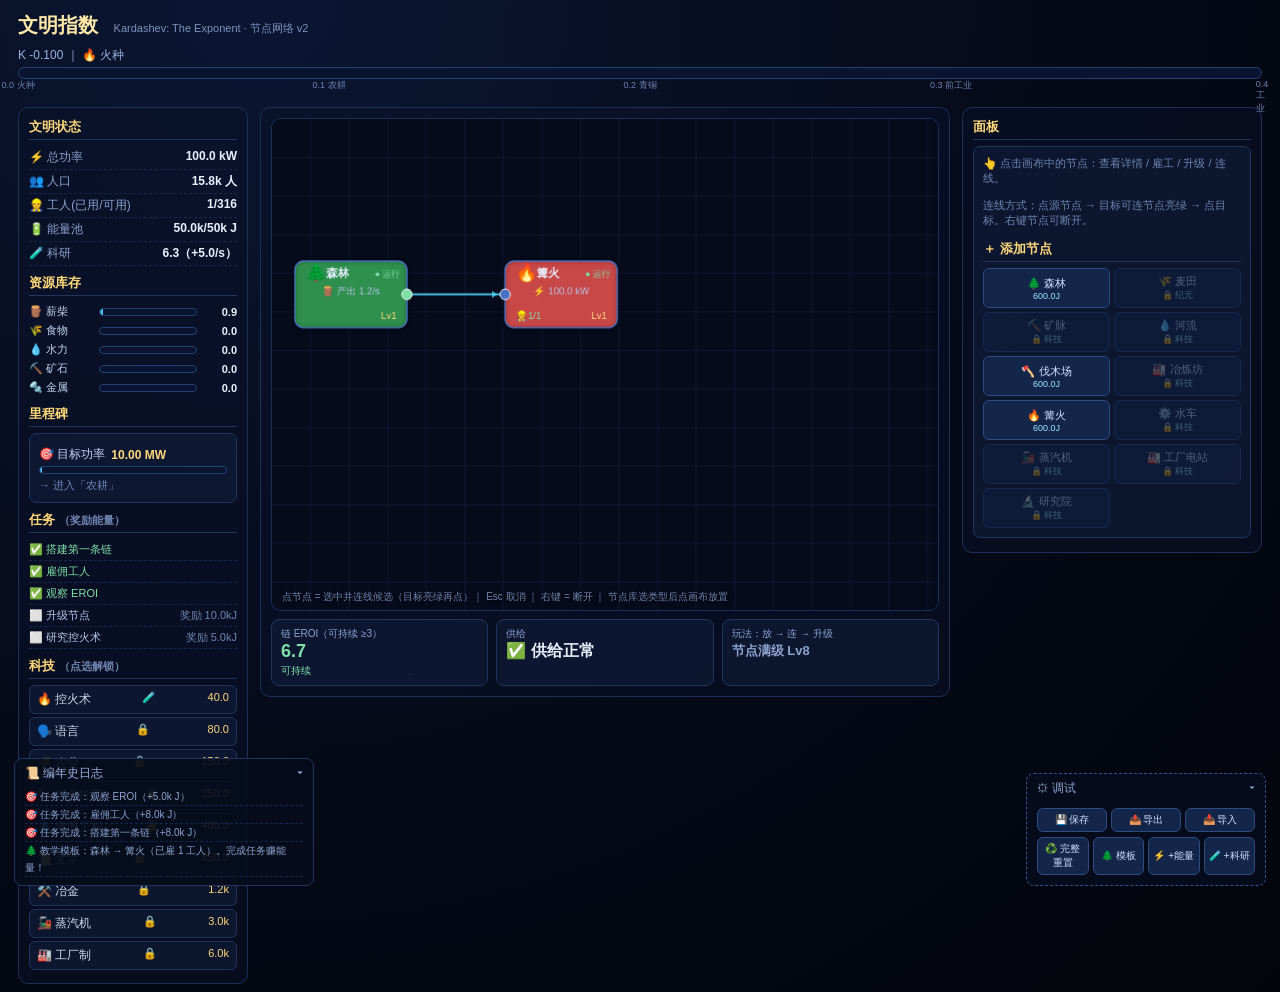
<file: 原型/demo-v2/index.html>
<!DOCTYPE html>
<html lang="zh-CN">
<head>
<meta charset="UTF-8">
<meta name="viewport" content="width=device-width, initial-scale=1.0">
<title>文明指数 · 节点供需网络 v2</title>
<link rel="stylesheet" href="style.css">
</head>
<body>
  <!-- 事件横幅（弹出式，不占正文） -->
  <div id="eventBanner" class="event-banner hidden"></div>

  <header>
    <div class="title">文明指数 <span class="sub">Kardashev: The Exponent · 节点网络 v2</span></div>
    <div class="kbar-wrap">
      <div class="kbar-label">K <span id="kval">0.000</span> ｜ <span id="eraname">🔥 火种</span></div>
      <div class="kbar"><div class="kbar-fill" id="kbar-fill"></div></div>
      <div class="kbar-targets">
        <span style="left:0%">0.0 火种</span><span style="left:25%">0.1 农耕</span>
        <span style="left:50%">0.2 青铜</span><span style="left:75%">0.3 前工业</span>
        <span style="left:100%">0.4 工业</span>
      </div>
    </div>
  </header>

  <main>
    <!-- 左栏：状态 + 资源 + 里程碑 + 任务 -->
    <section class="col left">
      <h2>文明状态</h2>
      <div class="stat-row"><span>⚡ 总功率</span><b id="pval">0 W</b></div>
      <div class="stat-row"><span>👥 人口</span><b id="popval">—</b></div>
      <div class="stat-row"><span>👷 工人(已用/可用)</span><b id="workerval">0/0</b></div>
      <div class="stat-row"><span>🔋 能量池</span><b id="energyval">—</b></div>
      <div class="stat-row"><span>🧪 科研</span><b id="researchval">—</b></div>

      <h2>资源库存</h2>
      <div id="resBars"></div>

      <h2>里程碑</h2>
      <div class="panel">
        <div class="ni-row">🎯 目标功率 <b id="milestoneTarget" style="color:#ffd97a">—</b></div>
        <div class="resbar-track"><div class="resbar-fill" id="milestoneBar" style="width:0%"></div></div>
        <div class="hint" id="milestoneNext" style="margin-top:4px">—</div>
        <div id="eraupgrade-box" class="hidden" style="margin-top:8px">
          <button id="btn-upgrade-era" class="btn btn-gold">⚜️ 纪元更替（选特质）</button>
        </div>
      </div>

      <h2>任务 <span class="hint">（奖励能量）</span></h2>
      <div id="taskList" class="task-list"></div>

      <h2>科技 <span class="hint">（点选解锁）</span></h2>
      <div id="techList"></div>
    </section>

    <!-- 中栏：节点图（主画面）+ 状态条 -->
    <section class="col mid">
      <div class="graph-wrap">
        <canvas id="graph" width="760" height="560" tabindex="0"></canvas>
        <div class="graph-hint">点节点 = 选中并连线候选（目标亮绿再点）｜ Esc 取消 ｜ 右键 = 断开 ｜ 节点库选类型后点画布放置</div>
      </div>
      <div class="dash">
        <div class="dash-item"><span>链 EROI（可持续 ≥3）</span><b id="eroiVal">—</b><small id="eroiState"></small></div>
        <div class="dash-item"><span>供给</span><b id="supplyVal" style="font-size:16px">—</b></div>
        <div class="dash-item"><span>玩法：放 → 连 → 升级</span><b style="font-size:13px;color:#8fa2cd">节点满级 Lv8</b></div>
      </div>
    </section>

    <!-- 右栏：上下文面板（按需） -->
    <section class="col right">
      <h2>面板</h2>
      <div class="panel" id="nodePanel"><p class="hint">点击节点查看详情</p></div>
    </section>
  </main>

  <!-- 日志（可折叠）+ 调试（可折叠） -->
  <div id="logBox" class="log-box">
    <div class="log-head" id="btnLogToggle">📜 编年史日志 <span class="log-arrow">▾</span></div>
    <div id="logList" class="log-list"></div>
  </div>
  <div id="debugBox" class="debug-box">
    <div class="debug-head" id="btnDebugToggle">⚙ 调试 <span class="log-arrow">▾</span></div>
    <div class="debug-body">
      <div class="debug-row">
        <button id="btn-save" class="btn">💾 保存</button>
        <button id="btn-export" class="btn">📤 导出</button>
        <button id="btn-import" class="btn">📥 导入</button>
      </div>
      <div class="debug-row">
        <button id="btn-reset" class="btn">♻️ 完整重置</button>
        <button id="btn-template" class="btn">🌲 模板</button>
        <button id="btn-cheat-e" class="btn">⚡ +能量</button>
        <button id="btn-cheat-r" class="btn">🧪 +科研</button>
      </div>
    </div>
  </div>

  <div id="tooltip" class="tooltip hidden"></div>

  <!-- 纪元演出 -->
  <div id="eraOverlay" class="era-overlay hidden">
    <div class="era-veil"></div>
    <div class="era-content">
      <div class="era-icon" id="erao-icon">🔥</div>
      <div class="era-big" id="erao-name">农耕</div>
      <div class="era-desc" id="erao-desc"></div>
      <button id="btn-trait" class="btn btn-gold">选择文明特质 →</button>
    </div>
  </div>
  <div id="traitOverlay" class="modal hidden">
    <div class="modal-box">
      <h2>文明特质 · 选其一（永久）</h2>
      <div id="traitList" class="trait-list"></div>
      <p class="hint">特质永久生效；节点网络保留。</p>
    </div>
  </div>
  <div id="modal" class="modal hidden">
    <div class="modal-box" id="modal-box"></div>
  </div>

  <script src="data.js"></script>
  <script src="game.js"></script>
  <script src="graph.js"></script>
</body>
</html>
</file>
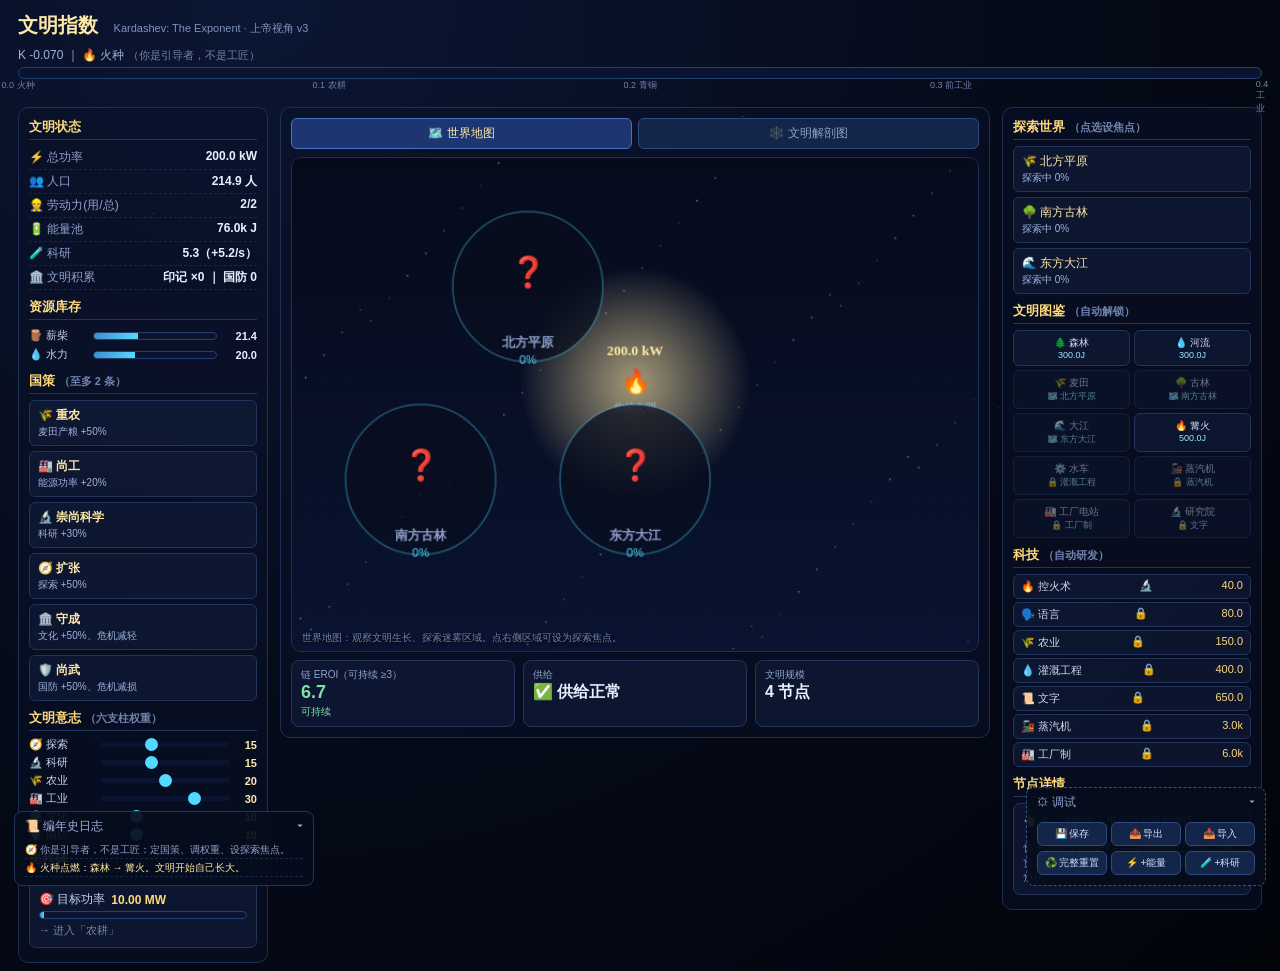
<file: 原型/demo-v3/index.html>
<!DOCTYPE html>
<html lang="zh-CN">
<head>
<meta charset="UTF-8">
<meta name="viewport" content="width=device-width, initial-scale=1.0">
<title>文明指数 · 上帝视角 v3</title>
<link rel="stylesheet" href="style.css">
</head>
<body>
  <!-- 危机横幅（弹出式，裁决型） -->
  <div id="eventBanner" class="event-banner hidden"></div>

  <header>
    <div class="title">文明指数 <span class="sub">Kardashev: The Exponent · 上帝视角 v3</span></div>
    <div class="kbar-wrap">
      <div class="kbar-label">K <span id="kval">0.000</span> ｜ <span id="eraname">🔥 火种</span> <span class="hint">（你是引导者，不是工匠）</span></div>
      <div class="kbar"><div class="kbar-fill" id="kbar-fill"></div></div>
      <div class="kbar-targets">
        <span style="left:0%">0.0 火种</span><span style="left:25%">0.1 农耕</span>
        <span style="left:50%">0.2 青铜</span><span style="left:75%">0.3 前工业</span>
        <span style="left:100%">0.4 工业</span>
      </div>
    </div>
  </header>

  <main>
    <!-- 左栏：状态 + 国策 + 六支柱权重 + 里程碑 -->
    <section class="col left">
      <h2>文明状态</h2>
      <div class="stat-row"><span>⚡ 总功率</span><b id="pval">0 W</b></div>
      <div class="stat-row"><span>👥 人口</span><b id="popval">—</b></div>
      <div class="stat-row"><span>👷 劳动力(用/总)</span><b id="laborval">0/0</b></div>
      <div class="stat-row"><span>🔋 能量池</span><b id="energyval">—</b></div>
      <div class="stat-row"><span>🧪 科研</span><b id="researchval">—</b></div>
      <div class="stat-row"><span>🏛️ 文明积累</span><b id="cultureval">—</b></div>

      <h2>资源库存</h2>
      <div id="res-wood" class="resbar"><span>🪵 薪柴</span><div class="resbar-track"><div class="resbar-fill" style="width:0%"></div></div><b>0</b></div>
      <div id="res-water" class="resbar"><span>💧 水力</span><div class="resbar-track"><div class="resbar-fill" style="width:0%"></div></div><b>0</b></div>

      <h2>国策 <span class="hint">（至多 2 条）</span></h2>
      <div id="creedList"></div>

      <h2>文明意志 <span class="hint">（六支柱权重）</span></h2>
      <div id="pillarList"></div>

      <h2>里程碑</h2>
      <div class="panel">
        <div class="ni-row">🎯 目标功率 <b id="milestoneTarget" style="color:#ffd97a">—</b></div>
        <div class="resbar-track"><div class="resbar-fill" id="milestoneBar" style="width:0%"></div></div>
        <div class="hint" id="milestoneNext" style="margin-top:4px">—</div>
        <div id="eraupgrade-box" class="hidden" style="margin-top:8px">
          <button id="btn-upgrade-era" class="btn btn-gold">⚜️ 纪元更替（选特质）</button>
        </div>
      </div>
    </section>

    <!-- 中栏：主画面（世界地图 / 文明解剖图）-->
    <section class="col mid">
      <div class="view-tabs">
        <button id="tab-map" class="tab active">🗺️ 世界地图</button>
        <button id="tab-graph" class="tab">🕸️ 文明解剖图</button>
      </div>
      <div class="graph-wrap">
        <canvas id="map" width="640" height="460"></canvas>
        <canvas id="graph" width="640" height="460" class="hidden"></canvas>
        <div class="graph-hint">世界地图：观察文明生长、探索迷雾区域。点右侧区域可设为探索焦点。</div>
      </div>
      <div class="dash">
        <div class="dash-item"><span>链 EROI（可持续 ≥3）</span><b id="eroiVal">—</b><small id="eroiState"></small></div>
        <div class="dash-item"><span>供给</span><b id="supplyVal" style="font-size:16px">—</b></div>
        <div class="dash-item"><span>文明规模</span><b id="nodeVal" style="font-size:16px">—</b></div>
      </div>
    </section>

    <!-- 右栏：探索 + 节点库 + 科技 + 节点详情 -->
    <section class="col right">
      <h2>探索世界 <span class="hint">（点选设焦点）</span></h2>
      <div id="regionList"></div>

      <h2>文明图鉴 <span class="hint">（自动解锁）</span></h2>
      <div id="palette"></div>

      <h2>科技 <span class="hint">（自动研发）</span></h2>
      <div id="techList"></div>

      <h2>节点详情</h2>
      <div class="panel" id="nodePanel"><p class="hint">👆 在「文明解剖图」里点节点查看详情。</p></div>
    </section>
  </main>

  <!-- 日志（可折叠）-->
  <div id="logBox" class="log-box">
    <div class="log-head" id="btnLogToggle">📜 编年史日志 <span class="log-arrow">▾</span></div>
    <div id="logList" class="log-list"></div>
  </div>
  <div id="debugBox" class="debug-box">
    <div class="debug-head" id="btnDebugToggle">⚙ 调试 <span class="log-arrow">▾</span></div>
    <div class="debug-body">
      <div class="debug-row">
        <button id="btn-save" class="btn">💾 保存</button>
        <button id="btn-export" class="btn">📤 导出</button>
        <button id="btn-import" class="btn">📥 导入</button>
      </div>
      <div class="debug-row">
        <button id="btn-reset" class="btn">♻️ 完整重置</button>
        <button id="btn-cheat-e" class="btn">⚡ +能量</button>
        <button id="btn-cheat-r" class="btn">🧪 +科研</button>
      </div>
    </div>
  </div>

  <!-- 纪元演出 -->
  <div id="eraOverlay" class="era-overlay hidden">
    <div class="era-veil"></div>
    <div class="era-content">
      <div class="era-icon" id="erao-icon">🔥</div>
      <div class="era-big" id="erao-name">农耕</div>
      <div class="era-desc" id="erao-desc"></div>
      <button id="btn-trait" class="btn btn-gold" onclick="document.getElementById('traitOverlay').classList.remove('hidden')">选择文明特质 →</button>
    </div>
  </div>
  <div id="traitOverlay" class="modal hidden">
    <div class="modal-box">
      <h2>文明特质 · 选其一（永久）</h2>
      <div id="traitList" class="trait-list"></div>
      <p class="hint">特质永久生效；文明印记保留。</p>
    </div>
  </div>
  <div id="modal" class="modal hidden">
    <div class="modal-box" id="modal-box"></div>
  </div>

  <script src="data.js"></script>
  <script src="game.js"></script>
  <script src="map.js"></script>
  <script src="graph.js"></script>
</body>
</html>
</file>
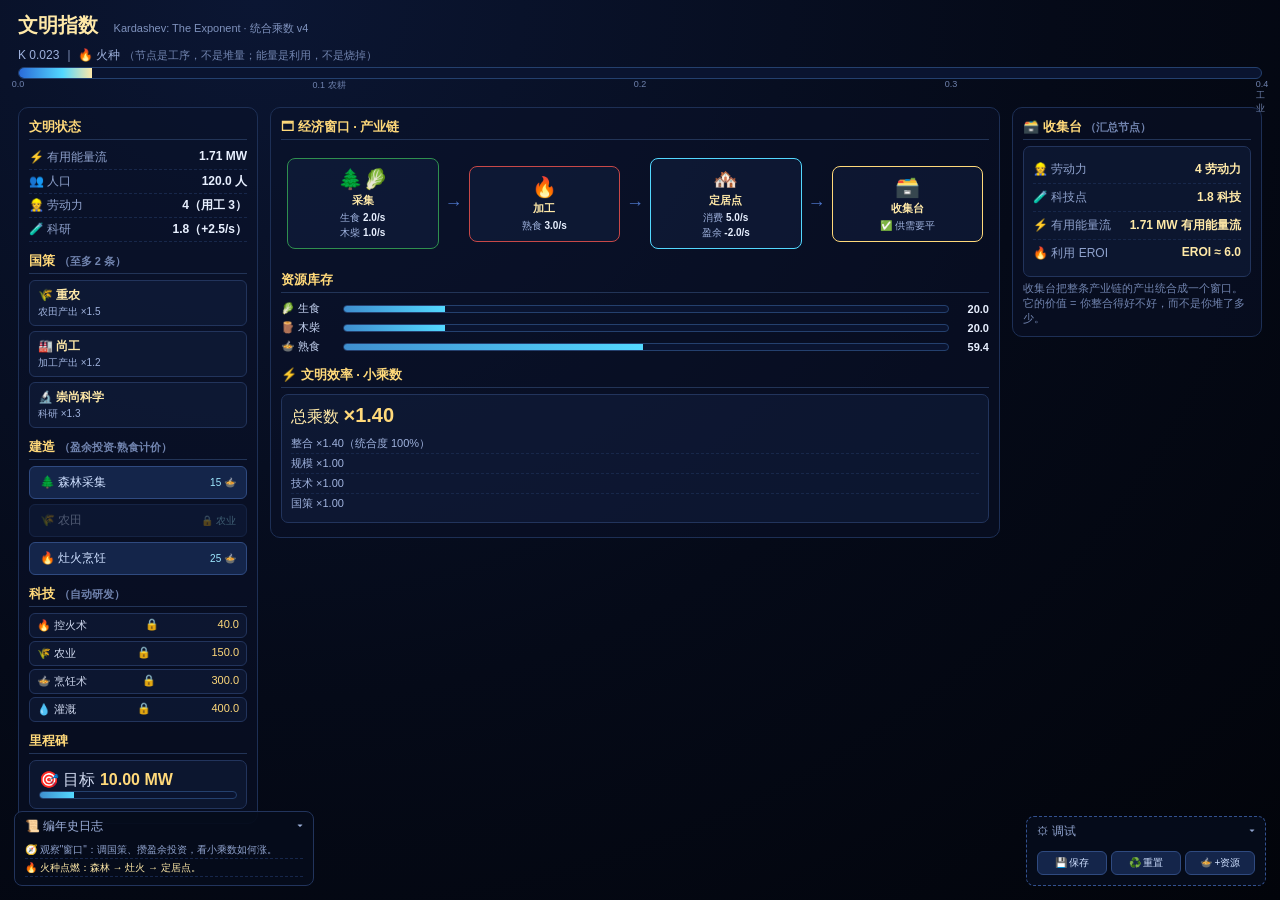
<file: 原型/demo-v4/index.html>
<!DOCTYPE html>
<html lang="zh-CN">
<head>
<meta charset="UTF-8">
<meta name="viewport" content="width=device-width, initial-scale=1.0">
<title>文明指数 · 统合乘数 v4</title>
<link rel="stylesheet" href="style.css">
</head>
<body>
  <header>
    <div class="title">文明指数 <span class="sub">Kardashev: The Exponent · 统合乘数 v4</span></div>
    <div class="kbar-wrap">
      <div class="kbar-label">K <span id="kval">0.000</span> ｜ <span id="eraname">🔥 火种</span> <span class="hint">（节点是工序，不是堆量；能量是利用，不是烧掉）</span></div>
      <div class="kbar"><div class="kbar-fill" id="kbar-fill"></div></div>
      <div class="kbar-targets">
        <span style="left:0%">0.0</span><span style="left:25%">0.1 农耕</span>
        <span style="left:50%">0.2</span><span style="left:75%">0.3</span>
        <span style="left:100%">0.4 工业</span>
      </div>
    </div>
  </header>

  <main>
    <!-- 左栏：控制台 -->
    <section class="col left">
      <h2>文明状态</h2>
      <div class="stat-row"><span>⚡ 有用能量流</span><b id="pval">0 W</b></div>
      <div class="stat-row"><span>👥 人口</span><b id="popval">—</b></div>
      <div class="stat-row"><span>👷 劳动力</span><b id="laborval">—</b></div>
      <div class="stat-row"><span>🧪 科研</span><b id="researchval">—</b></div>

      <h2>国策 <span class="hint">（至多 2 条）</span></h2>
      <div id="creedList"></div>

      <h2>建造 <span class="hint">（盈余投资·熟食计价）</span></h2>
      <div id="buildList"></div>

      <h2>科技 <span class="hint">（自动研发）</span></h2>
      <div id="techList"></div>

      <h2>里程碑</h2>
      <div class="panel">
        <div class="ni-row">🎯 目标 <b id="milestoneTarget" style="color:#ffd97a">—</b></div>
        <div class="resbar-track"><div class="resbar-fill" id="milestoneBar" style="width:0%"></div></div>
        <div id="eraupgrade-box" class="hidden" style="margin-top:8px">
          <button id="btn-upgrade-era" class="btn btn-gold">⚜️ 纪元更替</button>
        </div>
      </div>
    </section>

    <!-- 中栏：经济窗口（统合的核心） -->
    <section class="col mid">
      <h2>🗔 经济窗口 · 产业链</h2>

      <!-- 管线图 -->
      <div class="pipeline">
        <div class="stage gather">
          <div class="st-icon">🌲🥬</div>
          <div class="st-name">采集</div>
          <div class="st-rate">生食 <b id="flowRaw">0/s</b><br>木柴 <b id="flowWood">0/s</b></div>
        </div>
        <div class="arrow">→</div>
        <div class="stage process">
          <div class="st-icon">🔥</div>
          <div class="st-name">加工</div>
          <div class="st-rate">熟食 <b id="flowCooked">0/s</b></div>
        </div>
        <div class="arrow">→</div>
        <div class="stage settle">
          <div class="st-icon">🏘️</div>
          <div class="st-name">定居点</div>
          <div class="st-rate">消费 <b id="flowConsume">0/s</b><br>盈余 <b id="flowSurplus">0/s</b></div>
        </div>
        <div class="arrow">→</div>
        <div class="stage collect">
          <div class="st-icon">🗃️</div>
          <div class="st-name">收集台</div>
          <div class="st-rate" id="supplyState">—</div>
        </div>
      </div>

      <!-- 资源库存 -->
      <h2>资源库存</h2>
      <div id="res-raw_food" class="resbar"><span>🥬 生食</span><div class="resbar-track"><div class="resbar-fill" style="width:0%"></div></div><b>0</b></div>
      <div id="res-wood" class="resbar"><span>🪵 木柴</span><div class="resbar-track"><div class="resbar-fill" style="width:0%"></div></div><b>0</b></div>
      <div id="res-cooked_food" class="resbar"><span>🍲 熟食</span><div class="resbar-track"><div class="resbar-fill" style="width:0%"></div></div><b>0</b></div>

      <!-- 小乘数（可分解） -->
      <h2>⚡ 文明效率 · 小乘数</h2>
      <div class="panel multiplier">
        <div class="m-total">总乘数 <b id="mTotal">×1.00</b></div>
        <div class="m-row" id="mInteg">整合 ×1.00</div>
        <div class="m-row" id="mScale">规模 ×1.00</div>
        <div class="m-row" id="mTech">技术 ×1.00</div>
        <div class="m-row" id="mCreed">国策 ×1.00</div>
      </div>
    </section>

    <!-- 右栏：收集台（收集节点 = 汇总产出 + 乘数名片） -->
    <section class="col right">
      <h2>🗃️ 收集台 <span class="hint">（汇总节点）</span></h2>
      <div class="panel collect-panel">
        <div class="c-row"><span>👷 劳动力</span><b id="collectLabor">—</b></div>
        <div class="c-row"><span>🧪 科技点</span><b id="collectTech">—</b></div>
        <div class="c-row"><span>⚡ 有用能量流</span><b id="collectP">—</b></div>
        <div class="c-row"><span>🔥 利用 EROI</span><b id="collectEroi">—</b></div>
      </div>
      <p class="hint">收集台把整条产业链的产出统合成一个窗口。它的价值 = 你整合得好不好，而不是你堆了多少。</p>
    </section>
  </main>

  <!-- 日志 -->
  <div id="logBox" class="log-box">
    <div class="log-head" id="btnLogToggle">📜 编年史日志 <span class="log-arrow">▾</span></div>
    <div id="logList" class="log-list"></div>
  </div>
  <div id="debugBox" class="debug-box">
    <div class="debug-head" id="btnDebugToggle">⚙ 调试 <span class="log-arrow">▾</span></div>
    <div class="debug-body">
      <div class="debug-row">
        <button id="btn-save" class="btn">💾 保存</button>
        <button id="btn-reset" class="btn">♻️ 重置</button>
        <button id="btn-cheat" class="btn">🍲 +资源</button>
      </div>
    </div>
  </div>

  <script src="data.js"></script>
  <script src="game.js"></script>
</body>
</html>
</file>
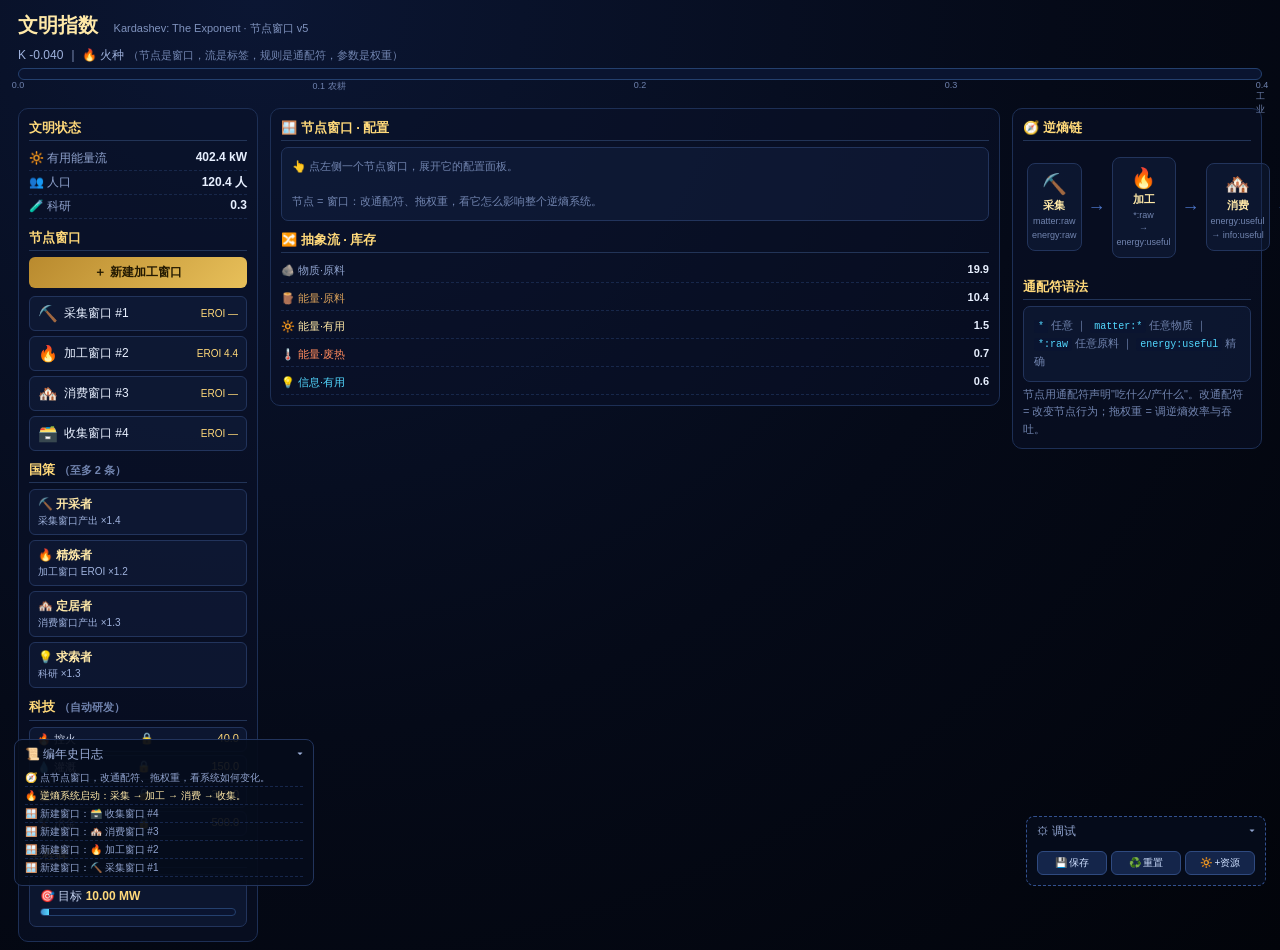
<file: 原型/demo-v5/index.html>
<!DOCTYPE html>
<html lang="zh-CN">
<head>
<meta charset="UTF-8">
<meta name="viewport" content="width=device-width, initial-scale=1.0">
<title>文明指数 · 节点窗口 v5</title>
<link rel="stylesheet" href="style.css">
</head>
<body>
  <header>
    <div class="title">文明指数 <span class="sub">Kardashev: The Exponent · 节点窗口 v5</span></div>
    <div class="kbar-wrap">
      <div class="kbar-label">K <span id="kval">0.000</span> ｜ <span id="eraname">🔥 火种</span> <span class="hint">（节点是窗口，流是标签，规则是通配符，参数是权重）</span></div>
      <div class="kbar"><div class="kbar-fill" id="kbar-fill"></div></div>
      <div class="kbar-targets">
        <span style="left:0%">0.0</span><span style="left:25%">0.1 农耕</span>
        <span style="left:50%">0.2</span><span style="left:75%">0.3</span>
        <span style="left:100%">0.4 工业</span>
      </div>
    </div>
  </header>

  <main>
    <!-- 左栏：节点窗口列表 -->
    <section class="col left">
      <h2>文明状态</h2>
      <div class="stat-row"><span>🔆 有用能量流</span><b id="pval">0 W</b></div>
      <div class="stat-row"><span>👥 人口</span><b id="popval">—</b></div>
      <div class="stat-row"><span>🧪 科研</span><b id="researchval">—</b></div>

      <h2>节点窗口</h2>
      <button id="btn-add-window" class="btn btn-gold">＋ 新建加工窗口</button>
      <div id="nodeList"></div>

      <h2>国策 <span class="hint">（至多 2 条）</span></h2>
      <div id="creedList"></div>

      <h2>科技 <span class="hint">（自动研发）</span></h2>
      <div id="techList"></div>

      <h2>里程碑</h2>
      <div class="panel">
        <div class="ni-row">🎯 目标 <b id="milestoneTarget" style="color:#ffd97a">—</b></div>
        <div class="resbar-track"><div class="resbar-fill" id="milestoneBar" style="width:0%"></div></div>
        <div id="eraupgrade-box" class="hidden" style="margin-top:8px">
          <button id="btn-upgrade-era" class="btn btn-gold">⚜️ 纪元更替</button>
        </div>
      </div>
    </section>

    <!-- 中栏：窗口配置面板 -->
    <section class="col mid">
      <h2>🪟 节点窗口 · 配置</h2>
      <div class="panel" id="nodePanel"><p class="hint">点左侧一个窗口展开配置。</p></div>

      <h2>🔀 抽象流 · 库存</h2>
      <div id="streamList"></div>
    </section>

    <!-- 右栏：逆熵链示意 -->
    <section class="col right">
      <h2>🧭 逆熵链</h2>
      <div class="pipeline">
        <div class="stage"><div class="st-icon">⛏️</div><div class="st-name">采集</div><div class="st-hint">matter:raw<br>energy:raw</div></div>
        <div class="arrow">→</div>
        <div class="stage"><div class="st-icon">🔥</div><div class="st-name">加工</div><div class="st-hint">*:raw<br>→ energy:useful</div></div>
        <div class="arrow">→</div>
        <div class="stage"><div class="st-icon">🏘️</div><div class="st-name">消费</div><div class="st-hint">energy:useful<br>→ info:useful</div></div>
        <div class="arrow">→</div>
        <div class="stage"><div class="st-icon">🗃️</div><div class="st-name">收集</div><div class="st-hint">K 指数</div></div>
      </div>

      <h2>通配符语法</h2>
      <div class="panel hint">
        <code>*</code> 任意 ｜ <code>matter:*</code> 任意物质 ｜ <code>*:raw</code> 任意原料 ｜ <code>energy:useful</code> 精确
      </div>
      <p class="hint">节点用通配符声明"吃什么/产什么"。改通配符 = 改变节点行为；拖权重 = 调逆熵效率与吞吐。</p>
    </section>
  </main>

  <!-- 日志 -->
  <div id="logBox" class="log-box">
    <div class="log-head" id="btnLogToggle">📜 编年史日志 <span class="log-arrow">▾</span></div>
    <div id="logList" class="log-list"></div>
  </div>
  <div id="debugBox" class="debug-box">
    <div class="debug-head" id="btnDebugToggle">⚙ 调试 <span class="log-arrow">▾</span></div>
    <div class="debug-body">
      <div class="debug-row">
        <button id="btn-save" class="btn">💾 保存</button>
        <button id="btn-reset" class="btn">♻️ 重置</button>
        <button id="btn-cheat" class="btn">🔆 +资源</button>
      </div>
    </div>
  </div>

  <script src="data.js"></script>
  <script src="game.js"></script>
</body>
</html>
</file>
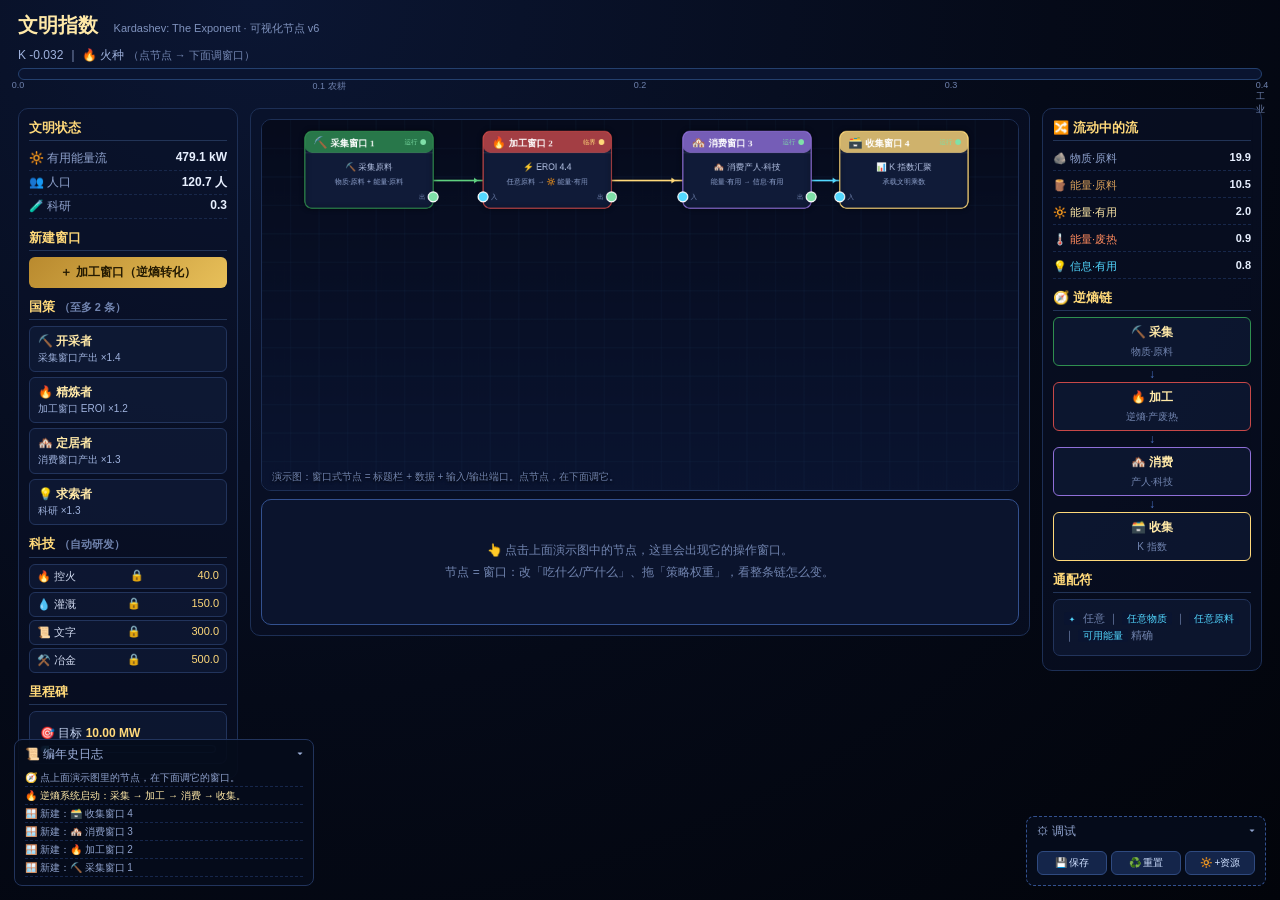
<file: 原型/demo-v6/index.html>
<!DOCTYPE html>
<html lang="zh-CN">
<head>
<meta charset="UTF-8">
<meta name="viewport" content="width=device-width, initial-scale=1.0">
<title>文明指数 · 可视化节点 v6</title>
<link rel="stylesheet" href="style.css">
</head>
<body>
  <header>
    <div class="title">文明指数 <span class="sub">Kardashev: The Exponent · 可视化节点 v6</span></div>
    <div class="kbar-wrap">
      <div class="kbar-label">K <span id="kval">0.000</span> ｜ <span id="eraname">🔥 火种</span> <span class="hint">（点节点 → 下面调窗口）</span></div>
      <div class="kbar"><div class="kbar-fill" id="kbar-fill"></div></div>
      <div class="kbar-targets">
        <span style="left:0%">0.0</span><span style="left:25%">0.1 农耕</span>
        <span style="left:50%">0.2</span><span style="left:75%">0.3</span>
        <span style="left:100%">0.4 工业</span>
      </div>
    </div>
  </header>

  <main>
    <!-- 左栏：状态 + 建造 + 国策 + 科技 -->
    <section class="col left">
      <h2>文明状态</h2>
      <div class="stat-row"><span>🔆 有用能量流</span><b id="pval">0 W</b></div>
      <div class="stat-row"><span>👥 人口</span><b id="popval">—</b></div>
      <div class="stat-row"><span>🧪 科研</span><b id="researchval">—</b></div>

      <h2>新建窗口</h2>
      <button id="btn-add-process" class="btn btn-gold">＋ 加工窗口（逆熵转化）</button>

      <h2>国策 <span class="hint">（至多 2 条）</span></h2>
      <div id="creedList"></div>

      <h2>科技 <span class="hint">（自动研发）</span></h2>
      <div id="techList"></div>

      <h2>里程碑</h2>
      <div class="panel">
        <div class="ni-row">🎯 目标 <b id="milestoneTarget" style="color:#ffd97a">—</b></div>
        <div class="resbar-track"><div class="resbar-fill" id="milestoneBar" style="width:0%"></div></div>
        <div id="eraupgrade-box" class="hidden" style="margin-top:8px">
          <button id="btn-upgrade-era" class="btn btn-gold">⚜️ 纪元更替</button>
        </div>
      </div>
    </section>

    <!-- 中栏：演示图（上） + 节点操作窗口（下） -->
    <section class="col mid">
      <div class="graph-wrap">
        <canvas id="graph" width="1060" height="520"></canvas>
        <div class="graph-hint">演示图：窗口式节点 = 标题栏 + 数据 + 输入/输出端口。点节点，在下面调它。</div>
      </div>
      <div id="opsPanel" class="ops-panel">
        <div class="ops-placeholder">👆 点击上面演示图中的节点，这里会出现它的操作窗口。</div>
      </div>
    </section>

    <!-- 右栏：流库存 + 逆熵链 -->
    <section class="col right">
      <h2>🔀 流动中的流</h2>
      <div id="streamList"></div>

      <h2>🧭 逆熵链</h2>
      <div class="chain-list">
        <div class="chain-step" style="border-color:#2f8f4f"><span>⛏️ 采集</span><i>物质·原料</i></div>
        <div class="chain-arrow">↓</div>
        <div class="chain-step" style="border-color:#c84848"><span>🔥 加工</span><i>逆熵·产废热</i></div>
        <div class="chain-arrow">↓</div>
        <div class="chain-step" style="border-color:#8f6fd8"><span>🏘️ 消费</span><i>产人·科技</i></div>
        <div class="chain-arrow">↓</div>
        <div class="chain-step" style="border-color:#ffd97a"><span>🗃️ 收集</span><i>K 指数</i></div>
      </div>

      <h2>通配符</h2>
      <div class="panel hint">
        <code>✦</code> 任意 ｜ <code>任意物质</code> ｜ <code>任意原料</code> ｜ <code>可用能量</code> 精确
      </div>
    </section>
  </main>

  <!-- 日志 -->
  <div id="logBox" class="log-box">
    <div class="log-head" id="btnLogToggle">📜 编年史日志 <span class="log-arrow">▾</span></div>
    <div id="logList" class="log-list"></div>
  </div>
  <div id="debugBox" class="debug-box">
    <div class="debug-head" id="btnDebugToggle">⚙ 调试 <span class="log-arrow">▾</span></div>
    <div class="debug-body">
      <div class="debug-row">
        <button id="btn-save" class="btn">💾 保存</button>
        <button id="btn-reset" class="btn">♻️ 重置</button>
        <button id="btn-cheat" class="btn">🔆 +资源</button>
      </div>
    </div>
  </div>

  <script src="data.js"></script>
  <script src="game.js"></script>
  <script src="graph.js"></script>
</body>
</html>
</file>
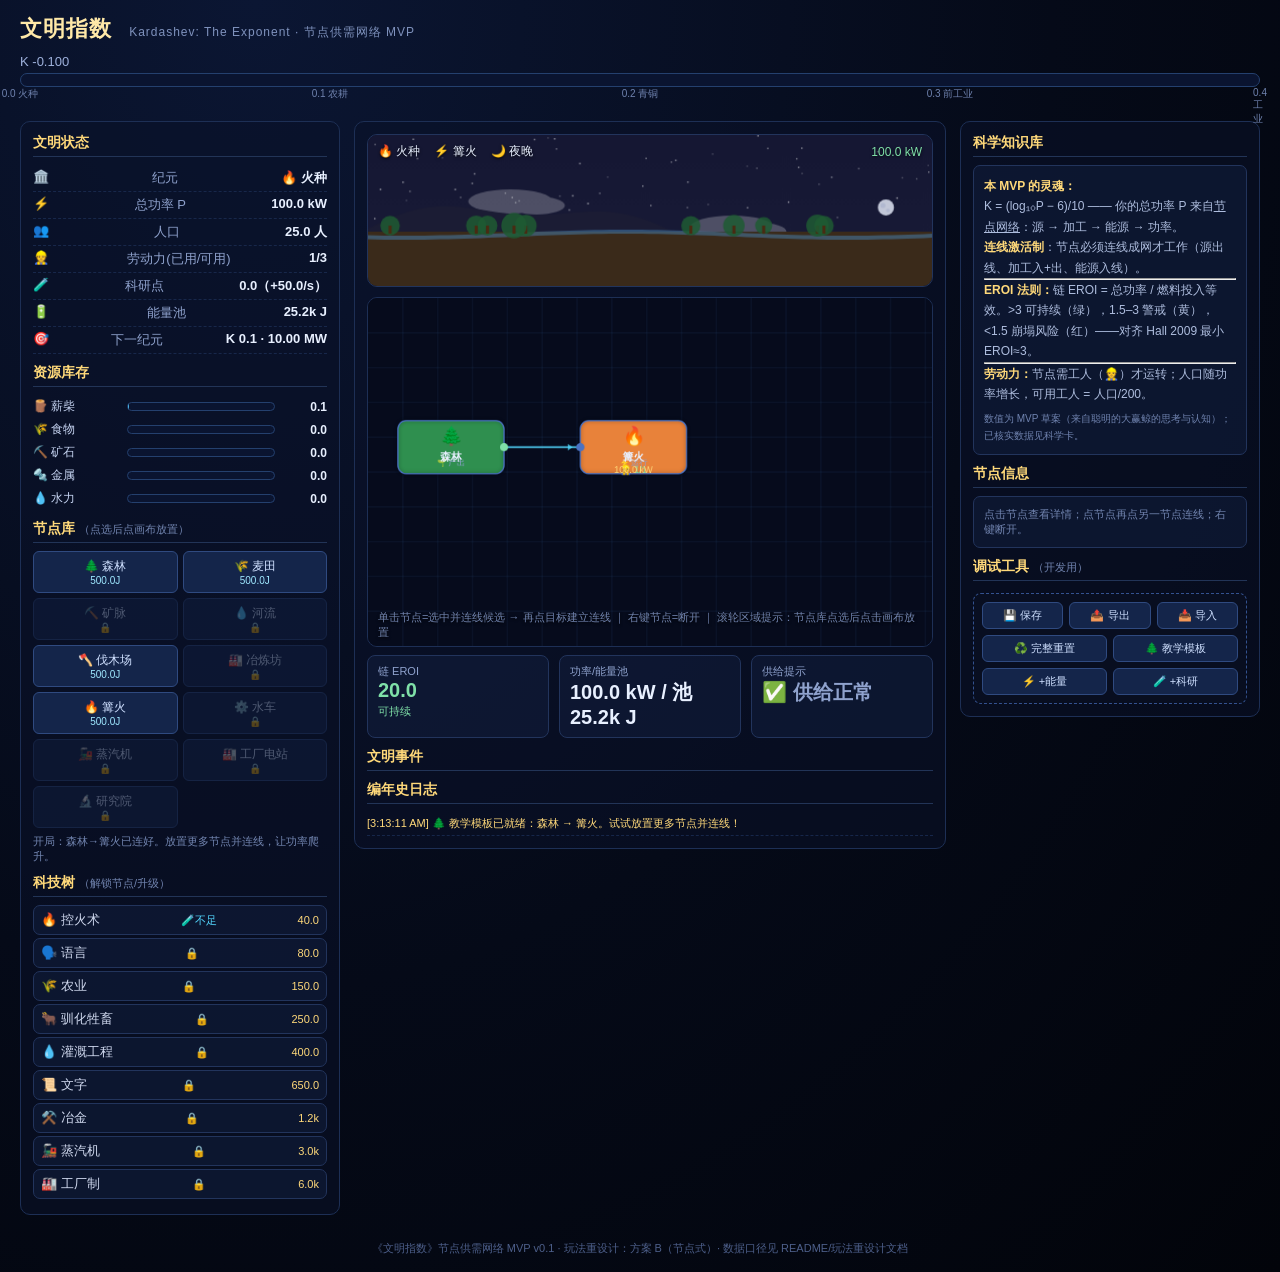
<file: 原型/demo/index.html>
<!DOCTYPE html>
<html lang="zh-CN">
<head>
<meta charset="UTF-8">
<meta name="viewport" content="width=device-width, initial-scale=1.0">
<title>文明指数 · 节点供需网络 MVP（K 0.0 → 0.4）</title>
<link rel="stylesheet" href="style.css">
</head>
<body>
  <!-- 顶部：标题 + K 刻度尺 -->
  <header>
    <div class="title">文明指数 <span class="sub">Kardashev: The Exponent · 节点供需网络 MVP</span></div>
    <div class="kbar-wrap">
      <div class="kbar-label">K <span id="kval">0.000</span> <span id="kbar-next"></span></div>
      <div class="kbar"><div class="kbar-fill" id="kbar-fill"></div></div>
      <div class="kbar-targets">
        <span style="left:0%">0.0 火种</span><span style="left:25%">0.1 农耕</span>
        <span style="left:50%">0.2 青铜</span><span style="left:75%">0.3 前工业</span>
        <span style="left:100%">0.4 工业</span>
      </div>
    </div>
  </header>

  <main>
    <!-- 左：状态 + 资源 + 节点库 -->
    <section class="col left">
      <h2>文明状态</h2>
      <div class="stat-row"><span class="stat-icon">🏛️</span><span>纪元</span><b id="eraname">火种</b></div>
      <div class="stat-row"><span class="stat-icon">⚡</span><span>总功率 P</span><b id="pval">0 W</b></div>
      <div class="stat-row"><span class="stat-icon">👥</span><span>人口</span><b id="popval">—</b></div>
      <div class="stat-row"><span class="stat-icon">👷</span><span>劳动力(已用/可用)</span><b id="workerval">0/0</b></div>
      <div class="stat-row"><span class="stat-icon">🧪</span><span>科研点</span><b id="researchval">—</b></div>
      <div class="stat-row"><span class="stat-icon">🔋</span><span>能量池</span><b id="energyval">—</b></div>
      <div class="stat-row"><span class="stat-icon">🎯</span><span>下一纪元</span><b id="nexttarget">—</b></div>
      <div id="eraupgrade-box" class="hidden" style="margin-top:8px">
        <button id="btn-upgrade" class="btn btn-gold">⚜️ 纪元更替</button>
      </div>

      <h2>资源库存</h2>
      <div id="resBars"></div>

      <h2>节点库 <span class="hint">（点选后点画布放置）</span></h2>
      <div id="palette"></div>
      <p class="hint" id="palHint" style="margin-top:6px">开局：森林→篝火已连好。放置更多节点并连线，让功率爬升。</p>

      <h2>科技树 <span class="hint">（解锁节点/升级）</span></h2>
      <div id="techList"></div>
    </section>

    <!-- 中：氛围场景 + 节点图 + 仪表盘 + 事件 + 日志 -->
    <section class="col mid">
      <div class="scene-wrap scene-sm">
        <canvas id="scene" width="560" height="150"></canvas>
        <div class="scene-hud">
          <span id="sh-era">🔥 火种</span>
          <span id="sh-src">⚡ 薪柴</span>
          <span id="sh-day">🌞 白天</span>
          <span class="sh-p" id="sh-p">0 W</span>
        </div>
      </div>

      <div class="graph-wrap">
        <canvas id="graph" width="680" height="420"></canvas>
        <div class="graph-hint">单击节点=选中并连线候选 → 再点目标建立连线 ｜ 右键节点=断开 ｜ 滚轮区域提示：节点库点选后点击画布放置</div>
      </div>

      <div class="dash">
        <div class="dash-item"><span>链 EROI</span><b id="eroiVal">—</b><small id="eroiState"></small></div>
        <div class="dash-item"><span>功率/能量池</span><b id="fuelVal">—</b></div>
        <div class="dash-item"><span>供给提示</span><b id="supplyHint" style="color:#8fa2cd">—</b></div>
      </div>

      <h2>文明事件</h2>
      <div id="eventPanel" class="panel hidden"></div>

      <h2>编年史日志</h2>
      <div id="log"></div>
    </section>

    <!-- 右：知识库 + 节点信息 + 调试 -->
    <section class="col right">
      <h2>科学知识库</h2>
      <div class="panel hint-box">
        <p><b>本 MVP 的灵魂：</b></p>
        <p>K = (log₁₀P − 6)/10 —— 你的总功率 P 来自<u>节点网络</u>：源 → 加工 → 能源 → 功率。</p>
        <p><b>连线激活制</b>：节点必须连线成网才工作（源出线、加工入+出、能源入线）。</p>
        <hr>
        <p><b>EROI 法则：</b>链 EROI = 总功率 / 燃料投入等效。&gt;3 可持续（绿），1.5–3 警戒（黄），&lt;1.5 崩塌风险（红）——对齐 Hall 2009 最小 EROI≈3。</p>
        <hr>
        <p><b>劳动力：</b>节点需工人（👷）才运转；人口随功率增长，可用工人 = 人口/200。</p>
        <p class="src">数值为 MVP 草案（来自聪明的大赢鲸的思考与认知）；已核实数据见科学卡。</p>
      </div>

      <h2>节点信息</h2>
      <div class="panel" id="nodeInfo"><p class="hint">点击节点查看详情</p></div>

      <h2>调试工具 <span class="hint">（开发用）</span></h2>
      <div class="debug-box">
        <div class="debug-row">
          <button id="btn-save" class="btn">💾 保存</button>
          <button id="btn-export" class="btn">📤 导出</button>
          <button id="btn-import" class="btn">📥 导入</button>
        </div>
        <div class="debug-row" style="margin-top:6px">
          <button id="btn-reset" class="btn">♻️ 完整重置</button>
          <button id="btn-cheat-template" class="btn">🌲 教学模板</button>
        </div>
        <div class="debug-row" style="margin-top:6px">
          <button id="btn-cheat-e" class="btn">⚡ +能量</button>
          <button id="btn-cheat-r" class="btn">🧪 +科研</button>
        </div>
      </div>
    </section>
  </main>

  <footer>《文明指数》节点供需网络 MVP v0.1 · 玩法重设计：方案 B（节点式）· 数据口径见 README/玩法重设计文档</footer>

  <div id="tooltip" class="tooltip hidden"></div>

  <!-- 纪元演出 -->
  <div id="eraOverlay" class="era-overlay hidden">
    <div class="era-veil"></div>
    <div class="era-content">
      <div class="era-icon" id="erao-icon">🔥</div>
      <div class="era-big" id="erao-name">农耕</div>
      <div class="era-desc" id="erao-desc"></div>
      <button id="btn-trait" class="btn btn-gold">选择文明特质 →</button>
    </div>
  </div>

  <!-- 特质选择 -->
  <div id="traitOverlay" class="modal hidden">
    <div class="modal-box">
      <h2>文明特质 · 选其一（永久）</h2>
      <div id="traitList" class="trait-list"></div>
      <p class="hint">特质永久生效；纪元更替后节点网络保留（仅数值乘数变化）。</p>
    </div>
  </div>

  <!-- 科学卡弹层 -->
  <div id="modal" class="modal hidden">
    <div class="modal-box" id="modal-box"></div>
  </div>

  <script src="data.js"></script>
  <script src="game.js"></script>
  <script src="graph.js"></script>
  <script src="scene.js"></script>
</body>
</html>
</file>
<file: 原型/demo-v2/style.css>
/* 《文明指数》demo-v2 — 精简暗色风格 */
* { margin:0; padding:0; box-sizing:border-box; }
body {
  font-family:"Segoe UI","Microsoft YaHei",sans-serif;
  background: radial-gradient(ellipse at 20% 0%, #0b1633 0%, #050a18 55%, #02040a 100%);
  background-image:
    radial-gradient(1px 1px at 12% 22%, #fff, transparent 40%),
    radial-gradient(1px 1px at 32% 68%, #bfd, transparent 40%),
    radial-gradient(1.5px 1.5px at 58% 12%, #fff, transparent 40%),
    radial-gradient(1px 1px at 78% 42%, #cfc, transparent 40%),
    radial-gradient(1px 1px at 90% 80%, #fff, transparent 40%),
    radial-gradient(ellipse at 20% 0%, #0b1633 0%, #050a18 55%, #02040a 100%);
  color:#cfd8ee; min-height:100vh;
}
header { padding:12px 18px 4px; }
.title { font-size:20px; font-weight:700; color:#ffe9a8; }
.title .sub { font-size:11px; color:#7f92bd; font-weight:400; margin-left:10px; }

/* K 尺 */
.kbar-wrap { margin-top:8px; }
.kbar-label { font-size:12px; color:#9fb2dd; margin-bottom:3px; }
.kbar { height:12px; background:#0a1430; border:1px solid #24406e; border-radius:6px; overflow:hidden; }
.kbar-fill { height:100%; width:0%; background:linear-gradient(90deg,#2a6bd8,#53d8ff 60%,#ffe9a8); transition:width .3s; }
.kbar-targets { position:relative; height:16px; font-size:9px; color:#6f82ae; }
.kbar-targets span { position:absolute; transform:translateX(-50%); }

/* 三栏 */
main { display:grid; grid-template-columns: 230px 1fr 300px; gap:12px; padding:8px 18px; align-items:start; }
.col { background:rgba(10,18,40,.55); border:1px solid #1d2f55; border-radius:10px; padding:10px; }
.col h2 { font-size:13px; color:#ffd97a; margin:8px 0 6px; border-bottom:1px solid #223457; padding-bottom:3px; }
.col h2:first-child { margin-top:0; }
.hint { font-size:11px; color:#7184af; }
.stat-row { display:flex; justify-content:space-between; padding:3px 0; font-size:12px; border-bottom:1px dashed #17274a; }
.stat-row span { color:#8fa2cd; }
.stat-row b { color:#e8f0ff; font-variant-numeric:tabular-nums; }

.btn { border:1px solid #2f4a80; background:#14254a; color:#cfe0ff; padding:7px 10px; border-radius:6px; cursor:pointer; font-size:12px; width:100%; transition:all .15s; text-align:left; }
.btn:hover:not(:disabled) { background:#1d3570; border-color:#4a72c4; }
.btn:disabled { opacity:.35; cursor:not-allowed; }
.btn-gold { background:linear-gradient(135deg,#b98a2e,#e8c05a); color:#241a02; font-weight:700; border:none; text-align:center; }
.btn-gold:hover:not(:disabled) { filter:brightness(1.12); }
.btn-mini { width:auto; padding:1px 8px; font-size:12px; }
.hidden { display:none !important; }

/* 资源条 */
.resbar { display:flex; align-items:center; gap:6px; padding:2px 0; font-size:11px; }
.resbar span { width:64px; color:#c6d4f2; }
.resbar-track { flex:1; height:8px; background:#0a1430; border:1px solid #24406e; border-radius:4px; overflow:hidden; }
.resbar-fill { height:100%; background:linear-gradient(90deg,#3f8fcf,#53d8ff); transition:width .2s; }
.resbar b { width:34px; text-align:right; color:#e8f0ff; font-variant-numeric:tabular-nums; }

.panel { border:1px solid #22345c; border-radius:7px; padding:9px; background:rgba(20,36,72,.4); margin:4px 0; }

/* 节点图 */
.graph-wrap { position:relative; border:1px solid #1d2f55; border-radius:10px; overflow:hidden; margin-bottom:8px; }
#graph { display:block; width:100%; height:auto; background:#060b1c; outline:none; }
.graph-hint { position:absolute; bottom:6px; left:10px; right:10px; font-size:10px; color:#7184af; pointer-events:none; text-shadow:0 1px 3px #000; }

/* 状态条 */
.dash { display:flex; gap:8px; }
.dash-item { flex:1; border:1px solid #22345c; border-radius:8px; padding:7px 9px; background:rgba(20,36,72,.4); }
.dash-item span { display:block; font-size:10px; color:#8fa2cd; }
.dash-item b { font-size:18px; color:#e8f0ff; font-variant-numeric:tabular-nums; }
.dash-item small { font-size:10px; display:block; margin-top:2px; }

/* 任务 */
.task-list .task-item { font-size:11px; padding:3px 0; color:#b8c6e8; border-bottom:1px dashed #17274a; }
.task-item.done { color:#7fe0a8; }
.task-item .hint { float:right; }

/* 科技 */
.tech-item { display:flex; justify-content:space-between; padding:5px 7px; margin:3px 0; border:1px solid #22345c; border-radius:6px; background:rgba(20,36,72,.4); cursor:pointer; font-size:12px; }
.tech-item:hover { border-color:#4a72c4; }
.tech-item.bought { border-color:#2fae6a; }
.tech-item .t-flag { color:#53d8ff; font-size:11px; }
.tech-item .t-cost { color:#ffd97a; font-size:11px; }

/* 节点面板 */
.ni-head { font-size:14px; margin-bottom:6px; }
.ni-on { color:#7fe0a8; } .ni-off { color:#ff8a5d; }
.ni-row { font-size:12px; color:#c6d4f2; padding:3px 0; display:flex; align-items:center; gap:6px; flex-wrap:wrap; }

/* 节点库 palette */
#palette { display:grid; grid-template-columns:1fr 1fr; gap:4px; margin-top:6px; }
.pal-btn { font-size:11px; padding:5px 4px; text-align:center; }
.pal-btn.active { border-color:#53d8ff; box-shadow:0 0 8px #53d8ff55; }
.pal-cost { display:block; font-size:9px; color:#9fe8ff; }

/* 事件横幅 */
.event-banner {
  position:fixed; top:0; left:50%; transform:translateX(-50%); z-index:80;
  background:linear-gradient(135deg,#3a1a0a,#5a2a10); border:1px solid #ff8a5d;
  border-radius:0 0 10px 10px; padding:10px 18px; max-width:640px; width:92%;
  box-shadow:0 6px 24px rgba(0,0,0,.6); color:#ffd9c0; font-size:13px;
}
.event-banner .ev-tag { font-weight:700; color:#ffb38a; margin-bottom:4px; }
.event-banner .ev-cause { font-size:12px; color:#e8c9b0; margin-bottom:8px; line-height:1.6; }
.event-banner .ev-btn { margin-top:4px; }

/* 日志（左下角可折叠） */
.log-box { position:fixed; left:14px; bottom:14px; z-index:60; width:300px; background:rgba(6,12,28,.92); border:1px solid #22345c; border-radius:8px; overflow:hidden; }
.log-box.collapsed .log-list { display:none; }
.log-head { padding:6px 10px; font-size:12px; color:#9fb2dd; cursor:pointer; user-select:none; }
.log-list { max-height:150px; overflow-y:auto; font-size:10px; color:#8fa2cd; padding:0 10px 8px; line-height:1.7; }
.log-list div { border-bottom:1px dashed #16264a; }

/* 调试（右下角可折叠） */
.debug-box { position:fixed; right:14px; bottom:14px; z-index:60; width:240px; background:rgba(6,12,28,.92); border:1px dashed #33518f; border-radius:8px; overflow:hidden; }
.debug-box.collapsed .debug-body { display:none; }
.debug-head { padding:6px 10px; font-size:12px; color:#8fa2cd; cursor:pointer; user-select:none; }
.debug-body { padding:0 10px 10px; }
.debug-row { display:flex; gap:4px; margin-top:5px; }
.debug-row .btn { font-size:10px; padding:4px 3px; text-align:center; }
.log-arrow { float:right; }

/* 弹层 */
.modal { position:fixed; inset:0; background:rgba(2,4,12,.72); display:flex; align-items:center; justify-content:center; z-index:70; }
.modal-box { background:#0c1734; border:1px solid #33518f; border-radius:12px; padding:20px; max-width:440px; width:90%; max-height:80vh; overflow-y:auto; }
.modal-box h2 { color:#ffd97a; margin-bottom:10px; }
.card-body { font-size:13px; line-height:1.8; color:#c6d4f2; }
.card-title { font-size:18px; color:#ffe9a8; margin-bottom:8px; }
.card-close { margin-top:12px; }
.trait-list { display:flex; flex-direction:column; gap:8px; }
.trait-item { display:flex; gap:10px; align-items:center; padding:9px; border:1px solid #33518f; border-radius:8px; cursor:pointer; background:rgba(20,36,72,.45); }
.trait-item:hover { border-color:#ffd97a; }
.trait-item .t-icon { font-size:22px; }
.trait-item .t-name { font-weight:700; color:#ffe9a8; }
.trait-item .t-desc { font-size:11px; color:#9fb2dd; }

/* 纪元演出 */
.era-overlay { position:fixed; inset:0; z-index:60; display:flex; align-items:center; justify-content:center; }
.era-veil { position:absolute; inset:0; background:radial-gradient(circle, #1b2f66cc 0%, #02040acc 80%); animation:veil 1.2s ease; }
.era-content { position:relative; text-align:center; animation:pop .8s ease; }
.era-icon { font-size:64px; }
.era-big { font-size:42px; font-weight:800; color:#ffe9a8; margin:8px 0; text-shadow:0 0 24px #ffd97a88; }
.era-desc { color:#c6d4f2; font-size:14px; margin-bottom:16px; }
@keyframes veil { from { opacity:0; } to { opacity:1; } }
@keyframes pop { from { transform:scale(.7); opacity:0; } to { transform:scale(1); opacity:1; } }

/* Tooltip */
.tooltip { position:fixed; z-index:200; max-width:280px; padding:8px 11px; background:rgba(6,12,28,.96); border:1px solid #4a72c4; border-radius:8px; color:#c6d4f2; font-size:11px; line-height:1.6; pointer-events:none; box-shadow:0 6px 22px rgba(0,0,0,.55); }
</file>
<file: 原型/demo-v3/style.css>
/* 《文明指数》demo-v3 — 上帝视角 · 暗色星海 */
* { margin:0; padding:0; box-sizing:border-box; }
body {
  font-family:"Segoe UI","Microsoft YaHei",sans-serif;
  background: radial-gradient(ellipse at 20% 0%, #0b1633 0%, #050a18 55%, #02040a 100%);
  background-image:
    radial-gradient(1px 1px at 12% 22%, #fff, transparent 40%),
    radial-gradient(1px 1px at 32% 68%, #bfd, transparent 40%),
    radial-gradient(1.5px 1.5px at 58% 12%, #fff, transparent 40%),
    radial-gradient(1px 1px at 78% 42%, #cfc, transparent 40%),
    radial-gradient(1px 1px at 90% 80%, #fff, transparent 40%),
    radial-gradient(ellipse at 20% 0%, #0b1633 0%, #050a18 55%, #02040a 100%);
  color:#cfd8ee; min-height:100vh;
}
header { padding:12px 18px 4px; }
.title { font-size:20px; font-weight:700; color:#ffe9a8; }
.title .sub { font-size:11px; color:#7f92bd; font-weight:400; margin-left:10px; }

/* K 尺 */
.kbar-wrap { margin-top:8px; }
.kbar-label { font-size:12px; color:#9fb2dd; margin-bottom:3px; }
.kbar { height:12px; background:#0a1430; border:1px solid #24406e; border-radius:6px; overflow:hidden; }
.kbar-fill { height:100%; width:0%; background:linear-gradient(90deg,#2a6bd8,#53d8ff 60%,#ffe9a8); transition:width .3s; }
.kbar-targets { position:relative; height:16px; font-size:9px; color:#6f82ae; }
.kbar-targets span { position:absolute; transform:translateX(-50%); }

/* 三栏 */
main { display:grid; grid-template-columns: 250px 1fr 260px; gap:12px; padding:8px 18px; align-items:start; }
.col { background:rgba(10,18,40,.55); border:1px solid #1d2f55; border-radius:10px; padding:10px; }
.col h2 { font-size:13px; color:#ffd97a; margin:8px 0 6px; border-bottom:1px solid #223457; padding-bottom:3px; }
.col h2:first-child { margin-top:0; }
.hint { font-size:11px; color:#7184af; }
.stat-row { display:flex; justify-content:space-between; padding:3px 0; font-size:12px; border-bottom:1px dashed #17274a; }
.stat-row span { color:#8fa2cd; }
.stat-row b { color:#e8f0ff; font-variant-numeric:tabular-nums; }

.btn { border:1px solid #2f4a80; background:#14254a; color:#cfe0ff; padding:7px 10px; border-radius:6px; cursor:pointer; font-size:12px; width:100%; transition:all .15s; text-align:left; }
.btn:hover:not(:disabled) { background:#1d3570; border-color:#4a72c4; }
.btn:disabled { opacity:.35; cursor:not-allowed; }
.btn-gold { background:linear-gradient(135deg,#b98a2e,#e8c05a); color:#241a02; font-weight:700; border:none; text-align:center; }
.btn-gold:hover:not(:disabled) { filter:brightness(1.12); }
.hidden { display:none !important; }

/* 资源条 */
.resbar { display:flex; align-items:center; gap:6px; padding:2px 0; font-size:11px; }
.resbar span { width:58px; color:#c6d4f2; }
.resbar-track { flex:1; height:8px; background:#0a1430; border:1px solid #24406e; border-radius:4px; overflow:hidden; }
.resbar-fill { height:100%; background:linear-gradient(90deg,#3f8fcf,#53d8ff); transition:width .2s; }
.resbar b { width:34px; text-align:right; color:#e8f0ff; font-variant-numeric:tabular-nums; }

.panel { border:1px solid #22345c; border-radius:7px; padding:9px; background:rgba(20,36,72,.4); margin:4px 0; }

/* 国策 */
#creedList { display:flex; flex-direction:column; gap:5px; }
.creed-item { border:1px solid #22345c; border-radius:6px; padding:6px 8px; cursor:pointer; background:rgba(20,36,72,.4); font-size:12px; transition:all .15s; }
.creed-item:hover { border-color:#4a72c4; }
.creed-item.on { border-color:#ffd97a; background:rgba(58,44,10,.45); box-shadow:0 0 8px #ffd97a44; }
.creed-item .t-name { color:#ffe9a8; font-weight:700; display:block; }
.creed-item .t-desc { color:#9fb2dd; font-size:10px; }

/* 六支柱权重 */
#pillarList { display:flex; flex-direction:column; gap:3px; }
.pillar-row { display:flex; align-items:center; gap:6px; font-size:11px; }
.pillar-row .p-name { width:66px; color:#c6d4f2; flex-shrink:0; }
.p-range { flex:1; -webkit-appearance:none; appearance:none; height:5px; background:#0a1430; border-radius:3px; outline:none; }
.p-range::-webkit-slider-thumb { -webkit-appearance:none; appearance:none; width:13px; height:13px; border-radius:50%; background:#53d8ff; cursor:pointer; }
.p-val { width:22px; text-align:right; color:#ffe9a8; font-variant-numeric:tabular-nums; }

/* 视图切换 */
.view-tabs { display:flex; gap:6px; margin-bottom:8px; }
.tab { flex:1; padding:6px 8px; border:1px solid #2f4a80; background:#14254a; color:#8fa2cd; border-radius:6px; cursor:pointer; font-size:12px; }
.tab.active { background:#1d3570; color:#ffe9a8; border-color:#4a72c4; }

/* 主画面 canvas */
.graph-wrap { position:relative; border:1px solid #1d2f55; border-radius:10px; overflow:hidden; margin-bottom:8px; }
#map, #graph { display:block; width:100%; height:auto; background:#060b1c; outline:none; }
.graph-hint { position:absolute; bottom:6px; left:10px; right:10px; font-size:10px; color:#7184af; pointer-events:none; text-shadow:0 1px 3px #000; }

/* 状态条 */
.dash { display:flex; gap:8px; }
.dash-item { flex:1; border:1px solid #22345c; border-radius:8px; padding:7px 9px; background:rgba(20,36,72,.4); }
.dash-item span { display:block; font-size:10px; color:#8fa2cd; }
.dash-item b { font-size:18px; color:#e8f0ff; font-variant-numeric:tabular-nums; }
.dash-item small { font-size:10px; display:block; margin-top:2px; }

/* 探索区域 */
#regionList { display:flex; flex-direction:column; gap:5px; }
.region-item { border:1px solid #22345c; border-radius:6px; padding:6px 8px; cursor:pointer; background:rgba(20,36,72,.4); font-size:12px; }
.region-item:hover { border-color:#4a72c4; }
.region-item.done { border-color:#2fae6a; }
.region-item.focus { border-color:#ffd97a; box-shadow:0 0 8px #ffd97a44; }
.region-item .t-name { color:#ffe9a8; display:block; }
.region-item .t-desc { color:#9fb2dd; font-size:10px; }

/* 节点图鉴 */
#palette { display:grid; grid-template-columns:1fr 1fr; gap:4px; }
.pal-btn { font-size:10px; padding:5px 4px; text-align:center; border:1px solid #22345c; border-radius:6px; background:rgba(20,36,72,.4); }
.pal-btn.locked { opacity:.5; }
.pal-cost { display:block; font-size:9px; color:#9fe8ff; }

/* 科技 */
#techList { display:flex; flex-direction:column; gap:3px; }
.tech-item { display:flex; justify-content:space-between; padding:4px 7px; border:1px solid #22345c; border-radius:6px; background:rgba(20,36,72,.4); font-size:11px; }
.tech-item.bought { border-color:#2fae6a; }
.tech-item .t-flag { color:#53d8ff; font-size:11px; }
.tech-item .t-cost { color:#ffd97a; font-size:11px; }

/* 节点面板 */
.ni-head { font-size:14px; margin-bottom:6px; }
.ni-on { color:#7fe0a8; } .ni-off { color:#ff8a5d; }
.ni-row { font-size:12px; color:#c6d4f2; padding:3px 0; display:flex; align-items:center; gap:6px; flex-wrap:wrap; }

/* 危机横幅 */
.event-banner {
  position:fixed; top:0; left:50%; transform:translateX(-50%); z-index:80;
  background:linear-gradient(135deg,#3a1a0a,#5a2a10); border:1px solid #ff8a5d;
  border-radius:0 0 10px 10px; padding:10px 18px; max-width:640px; width:92%;
  box-shadow:0 6px 24px rgba(0,0,0,.6); color:#ffd9c0; font-size:13px;
}
.event-banner .ev-tag { font-weight:700; color:#ffb38a; margin-bottom:4px; }
.event-banner .ev-cause { font-size:12px; color:#e8c9b0; margin-bottom:8px; line-height:1.6; }
.event-banner .ev-btn { margin-top:4px; }

/* 日志（左下角可折叠）*/
.log-box { position:fixed; left:14px; bottom:14px; z-index:60; width:300px; background:rgba(6,12,28,.92); border:1px solid #22345c; border-radius:8px; overflow:hidden; }
.log-box.collapsed .log-list { display:none; }
.log-head { padding:6px 10px; font-size:12px; color:#9fb2dd; cursor:pointer; user-select:none; }
.log-list { max-height:150px; overflow-y:auto; font-size:10px; color:#8fa2cd; padding:0 10px 8px; line-height:1.7; }
.log-list div { border-bottom:1px dashed #16264a; }
.log-list div.era-log { color:#ffe9a8; }

/* 调试（右下角可折叠）*/
.debug-box { position:fixed; right:14px; bottom:14px; z-index:60; width:240px; background:rgba(6,12,28,.92); border:1px dashed #33518f; border-radius:8px; overflow:hidden; }
.debug-box.collapsed .debug-body { display:none; }
.debug-head { padding:6px 10px; font-size:12px; color:#8fa2cd; cursor:pointer; user-select:none; }
.debug-body { padding:0 10px 10px; }
.debug-row { display:flex; gap:4px; margin-top:5px; }
.debug-row .btn { font-size:10px; padding:4px 3px; text-align:center; }
.log-arrow { float:right; }

/* 弹层 */
.modal { position:fixed; inset:0; background:rgba(2,4,12,.72); display:flex; align-items:center; justify-content:center; z-index:70; }
.modal-box { background:#0c1734; border:1px solid #33518f; border-radius:12px; padding:20px; max-width:440px; width:90%; max-height:80vh; overflow-y:auto; }
.modal-box h2 { color:#ffd97a; margin-bottom:10px; }
.trait-list { display:flex; flex-direction:column; gap:8px; }
.trait-item { display:flex; gap:10px; align-items:center; padding:9px; border:1px solid #33518f; border-radius:8px; cursor:pointer; background:rgba(20,36,72,.45); }
.trait-item:hover { border-color:#ffd97a; }
.trait-item .t-icon { font-size:22px; }
.trait-item .t-name { font-weight:700; color:#ffe9a8; }
.trait-item .t-desc { font-size:11px; color:#9fb2dd; }

/* 纪元演出 */
.era-overlay { position:fixed; inset:0; z-index:60; display:flex; align-items:center; justify-content:center; }
.era-veil { position:absolute; inset:0; background:radial-gradient(circle, #1b2f66cc 0%, #02040acc 80%); animation:veil 1.2s ease; }
.era-content { position:relative; text-align:center; animation:pop .8s ease; }
.era-icon { font-size:64px; }
.era-big { font-size:42px; font-weight:800; color:#ffe9a8; margin:8px 0; text-shadow:0 0 24px #ffd97a88; }
.era-desc { color:#c6d4f2; font-size:14px; margin-bottom:16px; }
@keyframes veil { from { opacity:0; } to { opacity:1; } }
@keyframes pop { from { transform:scale(.7); opacity:0; } to { transform:scale(1); opacity:1; } }
</file>
<file: 原型/demo-v4/style.css>
/* 《文明指数》demo-v4 — 统合乘数 · 暗色星海 */
* { margin:0; padding:0; box-sizing:border-box; }
body {
  font-family:"Segoe UI","Microsoft YaHei",sans-serif;
  background: radial-gradient(ellipse at 20% 0%, #0b1633 0%, #050a18 55%, #02040a 100%);
  color:#cfd8ee; min-height:100vh;
}
header { padding:12px 18px 4px; }
.title { font-size:20px; font-weight:700; color:#ffe9a8; }
.title .sub { font-size:11px; color:#7f92bd; font-weight:400; margin-left:10px; }

/* K 尺 */
.kbar-wrap { margin-top:8px; }
.kbar-label { font-size:12px; color:#9fb2dd; margin-bottom:3px; }
.kbar { height:12px; background:#0a1430; border:1px solid #24406e; border-radius:6px; overflow:hidden; }
.kbar-fill { height:100%; width:0%; background:linear-gradient(90deg,#2a6bd8,#53d8ff 60%,#ffe9a8); transition:width .3s; }
.kbar-targets { position:relative; height:16px; font-size:9px; color:#6f82ae; }
.kbar-targets span { position:absolute; transform:translateX(-50%); }

/* 三栏 */
main { display:grid; grid-template-columns: 240px 1fr 250px; gap:12px; padding:8px 18px; align-items:start; }
.col { background:rgba(10,18,40,.55); border:1px solid #1d2f55; border-radius:10px; padding:10px; }
.col h2 { font-size:13px; color:#ffd97a; margin:10px 0 6px; border-bottom:1px solid #223457; padding-bottom:3px; }
.col h2:first-child { margin-top:0; }
.hint { font-size:11px; color:#7184af; }
.stat-row { display:flex; justify-content:space-between; padding:3px 0; font-size:12px; border-bottom:1px dashed #17274a; }
.stat-row span { color:#8fa2cd; }
.stat-row b { color:#e8f0ff; font-variant-numeric:tabular-nums; }

.btn { border:1px solid #2f4a80; background:#14254a; color:#cfe0ff; padding:7px 10px; border-radius:6px; cursor:pointer; font-size:12px; width:100%; transition:all .15s; text-align:left; }
.btn:hover:not(:disabled) { background:#1d3570; border-color:#4a72c4; }
.btn:disabled { opacity:.35; cursor:not-allowed; }
.btn-gold { background:linear-gradient(135deg,#b98a2e,#e8c05a); color:#241a02; font-weight:700; border:none; text-align:center; }
.hidden { display:none !important; }

/* 管线图 */
.pipeline { display:flex; align-items:center; gap:6px; padding:12px 6px; }
.stage { flex:1; border:1px solid #22345c; border-radius:8px; padding:8px 6px; background:rgba(20,36,72,.4); text-align:center; }
.stage.gather { border-color:#2f8f4f; }
.stage.process { border-color:#c84848; }
.stage.settle { border-color:#53d8ff; }
.stage.collect { border-color:#ffd97a; }
.st-icon { font-size:20px; }
.st-name { font-size:11px; color:#ffe9a8; font-weight:700; margin:2px 0; }
.st-rate { font-size:10px; color:#9fb2dd; line-height:1.5; }
.st-rate b { color:#e8f0ff; font-variant-numeric:tabular-nums; }
.arrow { color:#4a72c4; font-size:18px; flex-shrink:0; }

/* 资源条 */
.resbar { display:flex; align-items:center; gap:6px; padding:2px 0; font-size:11px; }
.resbar span { width:56px; color:#c6d4f2; flex-shrink:0; }
.resbar-track { flex:1; height:8px; background:#0a1430; border:1px solid #24406e; border-radius:4px; overflow:hidden; }
.resbar-fill { height:100%; background:linear-gradient(90deg,#3f8fcf,#53d8ff); transition:width .2s; }
.resbar b { width:34px; text-align:right; color:#e8f0ff; font-variant-numeric:tabular-nums; }

.panel { border:1px solid #22345c; border-radius:7px; padding:9px; background:rgba(20,36,72,.4); margin:4px 0; }

/* 乘数 */
.multiplier .m-total { font-size:16px; color:#ffe9a8; margin-bottom:6px; }
.multiplier .m-total b { font-size:20px; color:#ffd97a; }
.m-row { font-size:11px; color:#9fb2dd; padding:2px 0; border-bottom:1px dashed #17274a; }
.m-row:last-child { border-bottom:none; }

/* 国策 */
#creedList { display:flex; flex-direction:column; gap:5px; }
.creed-item { border:1px solid #22345c; border-radius:6px; padding:6px 8px; cursor:pointer; background:rgba(20,36,72,.4); font-size:12px; }
.creed-item:hover { border-color:#4a72c4; }
.creed-item.on { border-color:#ffd97a; background:rgba(58,44,10,.45); box-shadow:0 0 8px #ffd97a44; }
.creed-item .t-name { color:#ffe9a8; font-weight:700; display:block; }
.creed-item .t-desc { color:#9fb2dd; font-size:10px; }

/* 建造 */
#buildList { display:flex; flex-direction:column; gap:5px; }
.build-btn { display:flex; justify-content:space-between; align-items:center; }
.build-btn .b-cost { font-size:10px; color:#9fe8ff; }

/* 科技 */
#techList { display:flex; flex-direction:column; gap:3px; }
.tech-item { display:flex; justify-content:space-between; padding:4px 7px; border:1px solid #22345c; border-radius:6px; background:rgba(20,36,72,.4); font-size:11px; }
.tech-item.bought { border-color:#2fae6a; }
.tech-item .t-flag { color:#53d8ff; font-size:11px; }
.tech-item .t-cost { color:#ffd97a; font-size:11px; }

/* 收集台 */
.collect-panel .c-row { display:flex; justify-content:space-between; padding:5px 0; font-size:12px; border-bottom:1px dashed #17274a; }
.collect-panel .c-row:last-child { border-bottom:none; }
.collect-panel .c-row span { color:#8fa2cd; }
.collect-panel .c-row b { color:#ffe9a8; font-variant-numeric:tabular-nums; }

/* 日志 */
.log-box { position:fixed; left:14px; bottom:14px; z-index:60; width:300px; background:rgba(6,12,28,.92); border:1px solid #22345c; border-radius:8px; overflow:hidden; }
.log-box.collapsed .log-list { display:none; }
.log-head { padding:6px 10px; font-size:12px; color:#9fb2dd; cursor:pointer; user-select:none; }
.log-list { max-height:150px; overflow-y:auto; font-size:10px; color:#8fa2cd; padding:0 10px 8px; line-height:1.7; }
.log-list div { border-bottom:1px dashed #16264a; }
.log-list div.era-log { color:#ffe9a8; }

/* 调试 */
.debug-box { position:fixed; right:14px; bottom:14px; z-index:60; width:240px; background:rgba(6,12,28,.92); border:1px dashed #33518f; border-radius:8px; overflow:hidden; }
.debug-box.collapsed .debug-body { display:none; }
.debug-head { padding:6px 10px; font-size:12px; color:#8fa2cd; cursor:pointer; user-select:none; }
.debug-body { padding:0 10px 10px; }
.debug-row { display:flex; gap:4px; margin-top:5px; }
.debug-row .btn { font-size:10px; padding:4px 3px; text-align:center; }
.log-arrow { float:right; }
</file>
<file: 原型/demo-v5/style.css>
/* 《文明指数》demo-v5 — 节点窗口 · 暗色星海 */
* { margin:0; padding:0; box-sizing:border-box; }
body {
  font-family:"Segoe UI","Microsoft YaHei",sans-serif;
  background: radial-gradient(ellipse at 20% 0%, #0b1633 0%, #050a18 55%, #02040a 100%);
  color:#cfd8ee; min-height:100vh;
}
header { padding:12px 18px 4px; }
.title { font-size:20px; font-weight:700; color:#ffe9a8; }
.title .sub { font-size:11px; color:#7f92bd; font-weight:400; margin-left:10px; }

/* K 尺 */
.kbar-wrap { margin-top:8px; }
.kbar-label { font-size:12px; color:#9fb2dd; margin-bottom:3px; }
.kbar { height:12px; background:#0a1430; border:1px solid #24406e; border-radius:6px; overflow:hidden; }
.kbar-fill { height:100%; width:0%; background:linear-gradient(90deg,#2a6bd8,#53d8ff 60%,#ffe9a8); transition:width .3s; }
.kbar-targets { position:relative; height:16px; font-size:9px; color:#6f82ae; }
.kbar-targets span { position:absolute; transform:translateX(-50%); }

/* 三栏 */
main { display:grid; grid-template-columns: 240px 1fr 250px; gap:12px; padding:8px 18px; align-items:start; }
.col { background:rgba(10,18,40,.55); border:1px solid #1d2f55; border-radius:10px; padding:10px; }
.col h2 { font-size:13px; color:#ffd97a; margin:10px 0 6px; border-bottom:1px solid #223457; padding-bottom:3px; }
.col h2:first-child { margin-top:0; }
.hint { font-size:11px; color:#7184af; line-height:1.6; }
.stat-row { display:flex; justify-content:space-between; padding:3px 0; font-size:12px; border-bottom:1px dashed #17274a; }
.stat-row span { color:#8fa2cd; }
.stat-row b { color:#e8f0ff; font-variant-numeric:tabular-nums; }

.btn { border:1px solid #2f4a80; background:#14254a; color:#cfe0ff; padding:7px 10px; border-radius:6px; cursor:pointer; font-size:12px; width:100%; transition:all .15s; text-align:left; }
.btn:hover:not(:disabled) { background:#1d3570; border-color:#4a72c4; }
.btn-gold { background:linear-gradient(135deg,#b98a2e,#e8c05a); color:#241a02; font-weight:700; border:none; text-align:center; }
.hidden { display:none !important; }
.panel { border:1px solid #22345c; border-radius:7px; padding:10px; background:rgba(20,36,72,.4); margin:4px 0; }
.ni-row { font-size:12px; color:#c6d4f2; padding:3px 0; }
.resbar-track { flex:1; height:8px; background:#0a1430; border:1px solid #24406e; border-radius:4px; overflow:hidden; }
.resbar-fill { height:100%; background:linear-gradient(90deg,#3f8fcf,#53d8ff); transition:width .2s; }

/* 节点窗口列表 */
#nodeList { display:flex; flex-direction:column; gap:5px; margin-top:8px; }
.node-item { display:flex; align-items:center; gap:6px; padding:7px 8px; border:1px solid #22345c; border-radius:6px; background:rgba(20,36,72,.4); cursor:pointer; font-size:12px; }
.node-item:hover { border-color:#4a72c4; }
.node-item.selected { border-color:#53d8ff; box-shadow:0 0 8px #53d8ff44; }
.n-icon { font-size:16px; }
.n-name { flex:1; color:#e8f0ff; }
.n-eroi { font-size:10px; color:#ffd97a; }

/* 窗口配置面板 */
.win-head { font-size:16px; margin-bottom:4px; color:#ffe9a8; }
.win-desc { font-size:11px; color:#9fb2dd; margin-bottom:10px; line-height:1.5; }
.win-field { margin:8px 0; }
.win-field label { display:block; font-size:11px; color:#8fa2cd; margin-bottom:3px; }
.win-field select { width:100%; background:#0a1430; color:#cfe0ff; border:1px solid #2f4a80; border-radius:5px; padding:5px; font-size:12px; }
.win-field input[type=range] { width:100%; -webkit-appearance:none; appearance:none; height:5px; background:#0a1430; border-radius:3px; outline:none; }
.win-field input[type=range]::-webkit-slider-thumb { -webkit-appearance:none; appearance:none; width:14px; height:14px; border-radius:50%; background:#53d8ff; cursor:pointer; }
.w-val { color:#ffd97a; }
.win-stats { font-size:12px; color:#c6d4f2; padding:6px 0; border-top:1px dashed #17274a; }

/* 抽象流库存 */
#streamList { display:flex; flex-direction:column; gap:4px; }
.stream-row { display:flex; justify-content:space-between; padding:4px 0; font-size:11px; border-bottom:1px dashed #17274a; }
.stream-row b { color:#e8f0ff; font-variant-numeric:tabular-nums; }

/* 逆熵链 */
.pipeline { display:flex; align-items:center; gap:6px; padding:10px 4px; }
.stage { flex:1; border:1px solid #22345c; border-radius:8px; padding:8px 4px; background:rgba(20,36,72,.4); text-align:center; }
.st-icon { font-size:20px; }
.st-name { font-size:11px; color:#ffe9a8; font-weight:700; margin:2px 0; }
.st-hint { font-size:9px; color:#7184af; line-height:1.5; }
.arrow { color:#4a72c4; font-size:18px; flex-shrink:0; }
code { background:#0a1430; padding:1px 4px; border-radius:3px; color:#53d8ff; font-size:10px; }

/* 国策 */
#creedList { display:flex; flex-direction:column; gap:5px; }
.creed-item { border:1px solid #22345c; border-radius:6px; padding:6px 8px; cursor:pointer; background:rgba(20,36,72,.4); font-size:12px; }
.creed-item:hover { border-color:#4a72c4; }
.creed-item.on { border-color:#ffd97a; background:rgba(58,44,10,.45); box-shadow:0 0 8px #ffd97a44; }
.creed-item .t-name { color:#ffe9a8; font-weight:700; display:block; }
.creed-item .t-desc { color:#9fb2dd; font-size:10px; }

/* 科技 */
#techList { display:flex; flex-direction:column; gap:3px; }
.tech-item { display:flex; justify-content:space-between; padding:4px 7px; border:1px solid #22345c; border-radius:6px; background:rgba(20,36,72,.4); font-size:11px; }
.tech-item.bought { border-color:#2fae6a; }
.tech-item .t-flag { color:#53d8ff; font-size:11px; }
.tech-item .t-cost { color:#ffd97a; font-size:11px; }

/* 日志 */
.log-box { position:fixed; left:14px; bottom:14px; z-index:60; width:300px; background:rgba(6,12,28,.92); border:1px solid #22345c; border-radius:8px; overflow:hidden; }
.log-box.collapsed .log-list { display:none; }
.log-head { padding:6px 10px; font-size:12px; color:#9fb2dd; cursor:pointer; user-select:none; }
.log-list { max-height:150px; overflow-y:auto; font-size:10px; color:#8fa2cd; padding:0 10px 8px; line-height:1.7; }
.log-list div { border-bottom:1px dashed #16264a; }
.log-list div.era-log { color:#ffe9a8; }

/* 调试 */
.debug-box { position:fixed; right:14px; bottom:14px; z-index:60; width:240px; background:rgba(6,12,28,.92); border:1px dashed #33518f; border-radius:8px; overflow:hidden; }
.debug-box.collapsed .debug-body { display:none; }
.debug-head { padding:6px 10px; font-size:12px; color:#8fa2cd; cursor:pointer; user-select:none; }
.debug-body { padding:0 10px 10px; }
.debug-row { display:flex; gap:4px; margin-top:5px; }
.debug-row .btn { font-size:10px; padding:4px 3px; text-align:center; }
.log-arrow { float:right; }
</file>
<file: 原型/demo-v6/style.css>
/* 《文明指数》demo-v6 — 可视化节点编辑器 · 暗色星海 */
* { margin:0; padding:0; box-sizing:border-box; }
body {
  font-family:"Segoe UI","Microsoft YaHei",sans-serif;
  background: radial-gradient(ellipse at 20% 0%, #0b1633 0%, #050a18 55%, #02040a 100%);
  color:#cfd8ee; min-height:100vh;
}
header { padding:12px 18px 4px; }
.title { font-size:20px; font-weight:700; color:#ffe9a8; }
.title .sub { font-size:11px; color:#7f92bd; font-weight:400; margin-left:10px; }

/* K 尺 */
.kbar-wrap { margin-top:8px; }
.kbar-label { font-size:12px; color:#9fb2dd; margin-bottom:3px; }
.kbar { height:12px; background:#0a1430; border:1px solid #24406e; border-radius:6px; overflow:hidden; }
.kbar-fill { height:100%; width:0%; background:linear-gradient(90deg,#2a6bd8,#53d8ff 60%,#ffe9a8); transition:width .3s; }
.kbar-targets { position:relative; height:16px; font-size:9px; color:#6f82ae; }
.kbar-targets span { position:absolute; transform:translateX(-50%); }

/* 三栏：中栏最宽 */
main { display:grid; grid-template-columns: 220px 1fr 220px; gap:12px; padding:8px 18px; align-items:start; }
.col { background:rgba(10,18,40,.55); border:1px solid #1d2f55; border-radius:10px; padding:10px; }
.col h2 { font-size:13px; color:#ffd97a; margin:10px 0 6px; border-bottom:1px solid #223457; padding-bottom:3px; }
.col h2:first-child { margin-top:0; }
.hint { font-size:11px; color:#7184af; line-height:1.6; }
.stat-row { display:flex; justify-content:space-between; padding:3px 0; font-size:12px; border-bottom:1px dashed #17274a; }
.stat-row span { color:#8fa2cd; }
.stat-row b { color:#e8f0ff; font-variant-numeric:tabular-nums; }

.btn { border:1px solid #2f4a80; background:#14254a; color:#cfe0ff; padding:7px 10px; border-radius:6px; cursor:pointer; font-size:12px; width:100%; transition:all .15s; text-align:left; }
.btn:hover:not(:disabled) { background:#1d3570; border-color:#4a72c4; }
.btn-gold { background:linear-gradient(135deg,#b98a2e,#e8c05a); color:#241a02; font-weight:700; border:none; text-align:center; }
.hidden { display:none !important; }
.panel { border:1px solid #22345c; border-radius:7px; padding:10px; background:rgba(20,36,72,.4); margin:4px 0; }
.ni-row { font-size:12px; color:#c6d4f2; padding:3px 0; }
.resbar-track { flex:1; height:8px; background:#0a1430; border:1px solid #24406e; border-radius:4px; overflow:hidden; }
.resbar-fill { height:100%; background:linear-gradient(90deg,#3f8fcf,#53d8ff); transition:width .2s; }

/* 演示图 */
.graph-wrap { position:relative; border:1px solid #1d2f55; border-radius:10px; overflow:hidden; background:#060b1c; }
#graph { display:block; width:100%; height:auto; outline:none; }
.graph-hint { position:absolute; bottom:6px; left:10px; right:10px; font-size:10px; color:#7184af; pointer-events:none; text-shadow:0 1px 3px #000; }

/* 节点操作窗口（底部） */
.ops-panel {
  margin-top:8px; border:1px solid #33518f; border-radius:10px; background:rgba(12,22,48,.85);
  padding:12px 14px; min-height:110px;
}
.ops-placeholder { font-size:12px; color:#7184af; text-align:center; padding:28px 0; line-height:1.8; }
.ops-head { display:flex; align-items:center; gap:10px; margin-bottom:10px; }
.ops-icon { font-size:24px; }
.ops-title { flex:1; }
.ops-title b { display:block; font-size:15px; color:#ffe9a8; }
.ops-title small { font-size:11px; color:#9fb2dd; }
.ops-close { cursor:pointer; color:#8fa2cd; font-size:14px; padding:4px; }
.ops-close:hover { color:#ff8a5d; }
.ops-body { display:flex; flex-wrap:wrap; gap:12px; align-items:flex-end; }
.ops-field { min-width:180px; flex:1; }
.ops-field label { display:block; font-size:11px; color:#8fa2cd; margin-bottom:4px; }
.ops-field select { width:100%; background:#0a1430; color:#cfe0ff; border:1px solid #2f4a80; border-radius:5px; padding:6px; font-size:12px; }
.ops-field input[type=range] { width:100%; -webkit-appearance:none; appearance:none; height:5px; background:#0a1430; border-radius:3px; outline:none; }
.ops-field input[type=range]::-webkit-slider-thumb { -webkit-appearance:none; appearance:none; width:15px; height:15px; border-radius:50%; background:#53d8ff; cursor:pointer; }
.w-val { color:#ffd97a; }
.ops-stats { display:flex; gap:16px; padding-top:8px; border-top:1px dashed #17274a; }
.ops-stats span { font-size:12px; color:#c6d4f2; }
.ops-stats b { color:#ffd97a; }

/* 流库存 */
#streamList { display:flex; flex-direction:column; gap:3px; }
.stream-row { display:flex; justify-content:space-between; padding:4px 0; font-size:11px; border-bottom:1px dashed #17274a; }
.stream-row b { color:#e8f0ff; font-variant-numeric:tabular-nums; }

/* 逆熵链列表 */
.chain-list { display:flex; flex-direction:column; align-items:center; gap:2px; }
.chain-step { width:100%; border:1px solid #22345c; border-radius:6px; padding:6px 8px; background:rgba(20,36,72,.4); text-align:center; }
.chain-step span { display:block; font-size:12px; color:#ffe9a8; font-weight:700; }
.chain-step i { font-size:10px; color:#7184af; font-style:normal; }
.chain-arrow { color:#4a72c4; font-size:12px; line-height:1; }

code { background:#0a1430; padding:1px 5px; border-radius:3px; color:#53d8ff; font-size:10px; }

/* 国策 */
#creedList { display:flex; flex-direction:column; gap:5px; }
.creed-item { border:1px solid #22345c; border-radius:6px; padding:6px 8px; cursor:pointer; background:rgba(20,36,72,.4); font-size:12px; }
.creed-item:hover { border-color:#4a72c4; }
.creed-item.on { border-color:#ffd97a; background:rgba(58,44,10,.45); box-shadow:0 0 8px #ffd97a44; }
.creed-item .t-name { color:#ffe9a8; font-weight:700; display:block; }
.creed-item .t-desc { color:#9fb2dd; font-size:10px; }

/* 科技 */
#techList { display:flex; flex-direction:column; gap:3px; }
.tech-item { display:flex; justify-content:space-between; padding:4px 7px; border:1px solid #22345c; border-radius:6px; background:rgba(20,36,72,.4); font-size:11px; }
.tech-item.bought { border-color:#2fae6a; }
.tech-item .t-flag { color:#53d8ff; font-size:11px; }
.tech-item .t-cost { color:#ffd97a; font-size:11px; }

/* 日志 */
.log-box { position:fixed; left:14px; bottom:14px; z-index:60; width:300px; background:rgba(6,12,28,.92); border:1px solid #22345c; border-radius:8px; overflow:hidden; }
.log-box.collapsed .log-list { display:none; }
.log-head { padding:6px 10px; font-size:12px; color:#9fb2dd; cursor:pointer; user-select:none; }
.log-list { max-height:150px; overflow-y:auto; font-size:10px; color:#8fa2cd; padding:0 10px 8px; line-height:1.7; }
.log-list div { border-bottom:1px dashed #16264a; }
.log-list div.era-log { color:#ffe9a8; }

/* 调试 */
.debug-box { position:fixed; right:14px; bottom:14px; z-index:60; width:240px; background:rgba(6,12,28,.92); border:1px dashed #33518f; border-radius:8px; overflow:hidden; }
.debug-box.collapsed .debug-body { display:none; }
.debug-head { padding:6px 10px; font-size:12px; color:#8fa2cd; cursor:pointer; user-select:none; }
.debug-body { padding:0 10px 10px; }
.debug-row { display:flex; gap:4px; margin-top:5px; }
.debug-row .btn { font-size:10px; padding:4px 3px; text-align:center; }
.log-arrow { float:right; }
</file>
<file: 原型/demo/style.css>
/* 《文明指数》教学段原型 — 暗色太空风 */
* { margin:0; padding:0; box-sizing:border-box; }
body {
  font-family:"Segoe UI","Microsoft YaHei",sans-serif;
  background: radial-gradient(ellipse at 20% 0%, #0b1633 0%, #050a18 55%, #02040a 100%);
  color:#cfd8ee; min-height:100vh;
  background-image:
    radial-gradient(1px 1px at 12% 22%, #fff, transparent 40%),
    radial-gradient(1px 1px at 32% 68%, #bfd, transparent 40%),
    radial-gradient(1.5px 1.5px at 58% 12%, #fff, transparent 40%),
    radial-gradient(1px 1px at 78% 42%, #cfc, transparent 40%),
    radial-gradient(1px 1px at 90% 80%, #fff, transparent 40%),
    radial-gradient(ellipse at 20% 0%, #0b1633 0%, #050a18 55%, #02040a 100%);
}
header { padding:14px 20px 6px; }
.title { font-size:22px; font-weight:700; color:#ffe9a8; letter-spacing:1px; }
.title .sub { font-size:12px; color:#7f92bd; font-weight:400; margin-left:10px; }

/* ---- K 刻度尺 ---- */
.kbar-wrap { margin-top:10px; }
.kbar-label { font-size:13px; color:#9fb2dd; margin-bottom:4px; }
.kbar { height:14px; background:#0a1430; border:1px solid #24406e; border-radius:7px; overflow:hidden; position:relative; }
.kbar-fill {
  height:100%; width:0%;
  background:linear-gradient(90deg,#2a6bd8,#53d8ff 60%,#ffe9a8);
  box-shadow:0 0 12px #53d8ff88; transition:width .3s;
}
.kbar-targets { position:relative; height:18px; font-size:10px; color:#6f82ae; }
.kbar-targets span { position:absolute; transform:translateX(-50%); }
.kbar-mark { position:absolute; right:-2px; top:-3px; width:3px; height:20px; background:#ff5d5d; display:none; }

/* ---- 三栏 ---- */
main { display:grid; grid-template-columns: 320px 1fr 300px; gap:14px; padding:10px 20px; align-items:start; }
.col { background:rgba(10,18,40,.55); border:1px solid #1d2f55; border-radius:10px; padding:12px; }
.col h2 { font-size:14px; color:#ffd97a; margin:10px 0 8px; border-bottom:1px solid #223457; padding-bottom:4px; }
.col h2:first-child { margin-top:0; }
.hint { font-size:11px; color:#7184af; font-weight:400; }

.stat-row { display:flex; justify-content:space-between; padding:4px 0; font-size:13px; border-bottom:1px dashed #17274a; }
.stat-row span { color:#8fa2cd; }
.stat-row b { color:#e8f0ff; font-variant-numeric:tabular-nums; }

/* ---- 按钮 ---- */
.btn {
  border:1px solid #2f4a80; background:#14254a; color:#cfe0ff;
  padding:8px 12px; border-radius:6px; cursor:pointer; font-size:13px; width:100%;
  transition:all .15s; text-align:left;
}
.btn:hover:not(:disabled) { background:#1d3570; border-color:#4a72c4; }
.btn:disabled { opacity:.35; cursor:not-allowed; }
.btn-gold { background:linear-gradient(135deg,#b98a2e,#e8c05a); color:#241a02; font-weight:700; border:none; text-align:center; }
.btn-gold:hover:not(:disabled) { filter:brightness(1.12); }
.hidden { display:none !important; }

/* ---- 能源/设施/科技卡片 ---- */
.src-item, .bld-item, .tech-item {
  display:flex; justify-content:space-between; align-items:center;
  padding:7px 9px; margin:5px 0; border:1px solid #22345c; border-radius:7px;
  background:rgba(20,36,72,.4); cursor:pointer; transition:all .15s;
}
.src-item:hover, .bld-item:hover, .tech-item:hover { background:rgba(35,60,115,.5); border-color:#4a72c4; }
.src-item.active { border-color:#53d8ff; box-shadow:0 0 8px #53d8ff55; }
.tech-item.bought { border-color:#2fae6a; background:rgba(20,60,45,.35); }
.tech-item .t-name { font-size:13px; }
.tech-item .t-cost { font-size:11px; color:#ffd97a; }
.tech-item .t-flag { font-size:11px; color:#53d8ff; }
.bld-item .b-cost { font-size:11px; color:#9fe8ff; }
.bld-item .b-pct { font-size:11px; color:#7fe0a8; }
.src-item .s-growth { font-size:11px; color:#7fe0a8; }
.src-item .s-lock { font-size:11px; color:#6f82ae; }

/* ---- 事件面板 ---- */
.panel { border:1px solid #22345c; border-radius:7px; padding:10px; background:rgba(20,36,72,.4); margin:5px 0; }
#eventPanel { border-color:#ff8a5d; background:rgba(90,40,20,.35); }
#eventPanel h3 { color:#ffb38a; font-size:14px; margin-bottom:6px; }
.cause-chain { font-size:12px; color:#e8c9b0; padding:6px 10px; background:#1a0f08aa; border-radius:6px; margin:6px 0; line-height:1.6; }
.opt-btn { margin:5px 0; }
.hint-box { font-size:12px; line-height:1.7; color:#aebdde; }
.hint-box b { color:#ffd97a; }
.src { font-size:10px; color:#6f82ae; margin-top:6px; }

/* ---- 日志 ---- */
#log { max-height:240px; overflow-y:auto; font-size:11px; color:#9fb2dd; line-height:1.7; }
#log div { padding:2px 0; border-bottom:1px dashed #16264a; }
#log .era-log { color:#ffd97a; }

/* ---- 弹层 ---- */
.modal { position:fixed; inset:0; background:rgba(2,4,12,.72); display:flex; align-items:center; justify-content:center; z-index:70; }
.modal-box { background:#0c1734; border:1px solid #33518f; border-radius:12px; padding:22px; max-width:460px; width:90%; max-height:80vh; overflow-y:auto; }
.modal-box h2 { color:#ffd97a; margin-bottom:10px; }
.card-body { font-size:13px; line-height:1.8; color:#c6d4f2; }
.card-body b { color:#53d8ff; }
.card-title { font-size:18px; color:#ffe9a8; margin-bottom:8px; }
.card-close { margin-top:14px; }

/* ---- 纪元演出 ---- */
.era-overlay { position:fixed; inset:0; z-index:60; display:flex; align-items:center; justify-content:center; }
.era-veil { position:absolute; inset:0; background:radial-gradient(circle, #1b2f66cc 0%, #02040acc 80%); animation:veil 1.2s ease; }
.era-content { position:relative; text-align:center; animation:pop .8s ease; }
.era-icon { font-size:72px; }
.era-big { font-size:44px; font-weight:800; color:#ffe9a8; margin:10px 0; text-shadow:0 0 24px #ffd97a88; }
.era-desc { color:#c6d4f2; font-size:15px; margin-bottom:18px; }
@keyframes veil { from { opacity:0; } to { opacity:1; } }
@keyframes pop { from { transform:scale(.7); opacity:0; } to { transform:scale(1); opacity:1; } }

/* ---- 特质 ---- */
.trait-list { display:flex; flex-direction:column; gap:8px; }
.trait-item {
  display:flex; gap:10px; align-items:center; padding:10px; border:1px solid #33518f;
  border-radius:8px; cursor:pointer; background:rgba(20,36,72,.45); transition:all .15s;
}
.trait-item:hover { border-color:#ffd97a; background:rgba(40,60,110,.5); }
.trait-item .t-icon { font-size:24px; }
.trait-item .t-name { font-weight:700; color:#ffe9a8; }
.trait-item .t-desc { font-size:12px; color:#9fb2dd; }
.trait-item .t-growth { font-size:11px; color:#7fe0a8; margin-left:auto; }

/* ---- 调试工具 ---- */
.debug-box { margin-top:12px; padding:8px; border:1px dashed #33518f; border-radius:8px; background:rgba(10,16,34,.5); }
.debug-box h2 { font-size:12px; color:#8fa2cd; margin:0 0 6px; border:none; padding:0; }
.debug-row { display:flex; gap:6px; flex-wrap:wrap; }
.debug-row .btn { flex:1; min-width:64px; padding:5px 6px; font-size:11px; text-align:center; }

footer { text-align:center; color:#4d5f8a; font-size:11px; padding:16px; }

/* ---- 主画面场景 ---- */
.scene-wrap { position:relative; margin-bottom:10px; border:1px solid #22345c; border-radius:10px; overflow:hidden; background:#0a1430; }
#scene { display:block; width:100%; height:auto; }
.scene-hud {
  position:absolute; top:8px; left:10px; right:10px; display:flex; gap:14px;
  font-size:12px; color:#e8f0ff; text-shadow:0 1px 3px rgba(0,0,0,.8);
  pointer-events:none; align-items:center;
}
.scene-hud .sh-p { margin-left:auto; color:#7fe0a8; font-variant-numeric:tabular-nums; }

/* ---- Tooltip ---- */
.tooltip {
  position:fixed; z-index:200; max-width:300px; padding:9px 12px;
  background:rgba(6,12,28,.95); border:1px solid #4a72c4; border-radius:8px;
  color:#c6d4f2; font-size:12px; line-height:1.6; pointer-events:none;
  box-shadow:0 6px 22px rgba(0,0,0,.55);
}
.tooltip b { color:#53d8ff; }
.tooltip .tip-tag { color:#ffd97a; display:block; margin-top:4px; font-size:11px; }

/* ================= 节点图（方案 B） ================= */
.scene-sm canvas { height:auto; }
.graph-wrap { position:relative; border:1px solid #1d2f55; border-radius:10px; overflow:hidden; margin-bottom:8px; }
#graph { display:block; width:100%; height:auto; background:#060b1c; }
.graph-hint { position:absolute; bottom:6px; left:10px; right:10px; font-size:11px; color:#7184af; pointer-events:none; text-shadow:0 1px 3px #000; }

/* 仪表盘 */
.dash { display:flex; gap:10px; margin-bottom:10px; }
.dash-item { flex:1; border:1px solid #22345c; border-radius:8px; padding:8px 10px; background:rgba(20,36,72,.4); }
.dash-item span { display:block; font-size:11px; color:#8fa2cd; }
.dash-item b { font-size:20px; color:#e8f0ff; font-variant-numeric:tabular-nums; }
.dash-item small { font-size:11px; display:block; margin-top:2px; }

/* 资源条 */
#resBars { margin-bottom:8px; }
.resbar { display:flex; align-items:center; gap:8px; padding:3px 0; font-size:12px; }
.resbar span { width:86px; color:#c6d4f2; }
.resbar-track { flex:1; height:9px; background:#0a1430; border:1px solid #24406e; border-radius:5px; overflow:hidden; }
.resbar-fill { height:100%; background:linear-gradient(90deg,#3f8fcf,#53d8ff); transition:width .2s; }
.resbar b { width:44px; text-align:right; color:#e8f0ff; font-variant-numeric:tabular-nums; }

/* 节点库 palette */
#palette { display:grid; grid-template-columns:1fr 1fr; gap:5px; }
.pal-btn { font-size:12px; padding:6px 5px; text-align:center; }
.pal-btn.active { border-color:#53d8ff; box-shadow:0 0 8px #53d8ff55; }
.pal-cost { display:block; font-size:10px; color:#9fe8ff; }

/* 节点信息面板 */
.ni-head { font-size:14px; margin-bottom:6px; }
.ni-on { color:#7fe0a8; }
.ni-off { color:#ff8a5d; }
.ni-row { font-size:12px; color:#c6d4f2; padding:3px 0; display:flex; align-items:center; gap:6px; }
.btn-mini { width:auto; padding:1px 8px; font-size:13px; }

/* 科技列表（左栏紧凑） */
#techList .tech-item { padding:5px 7px; margin:3px 0; }
</file>
